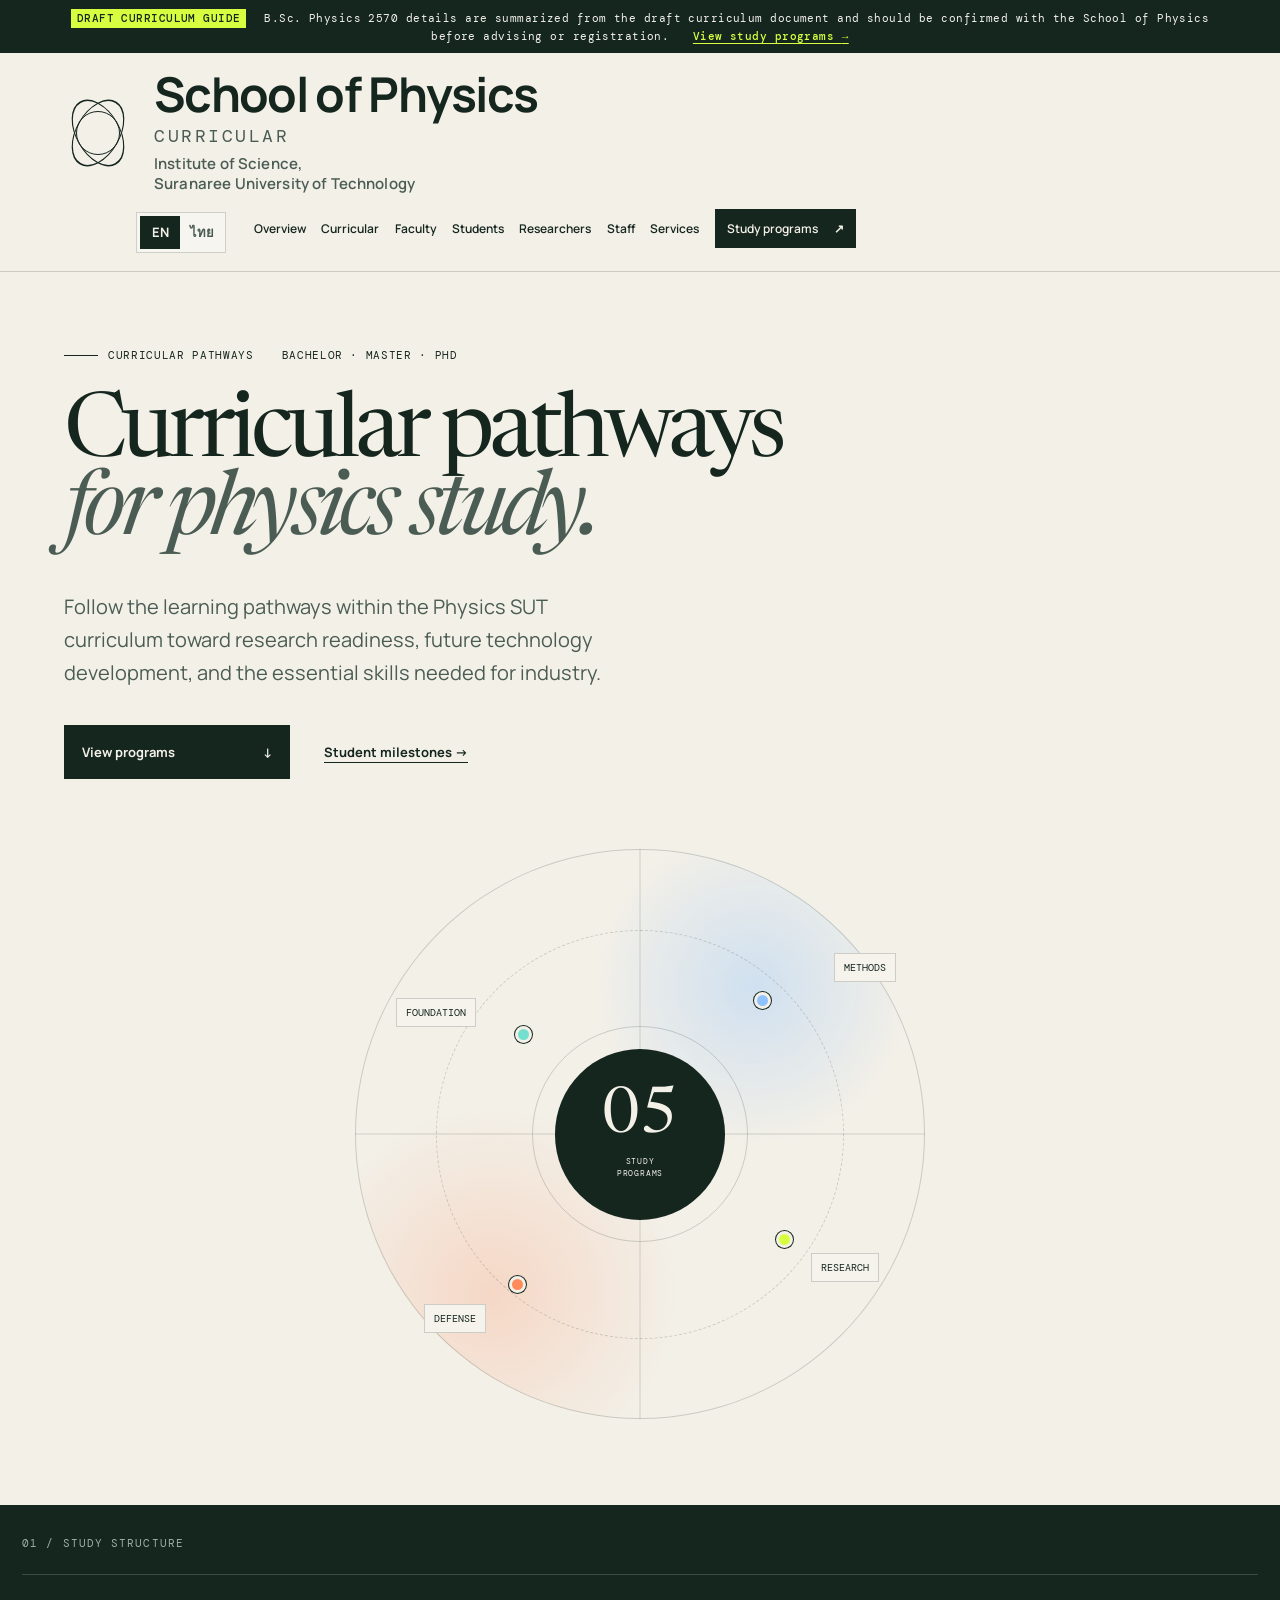
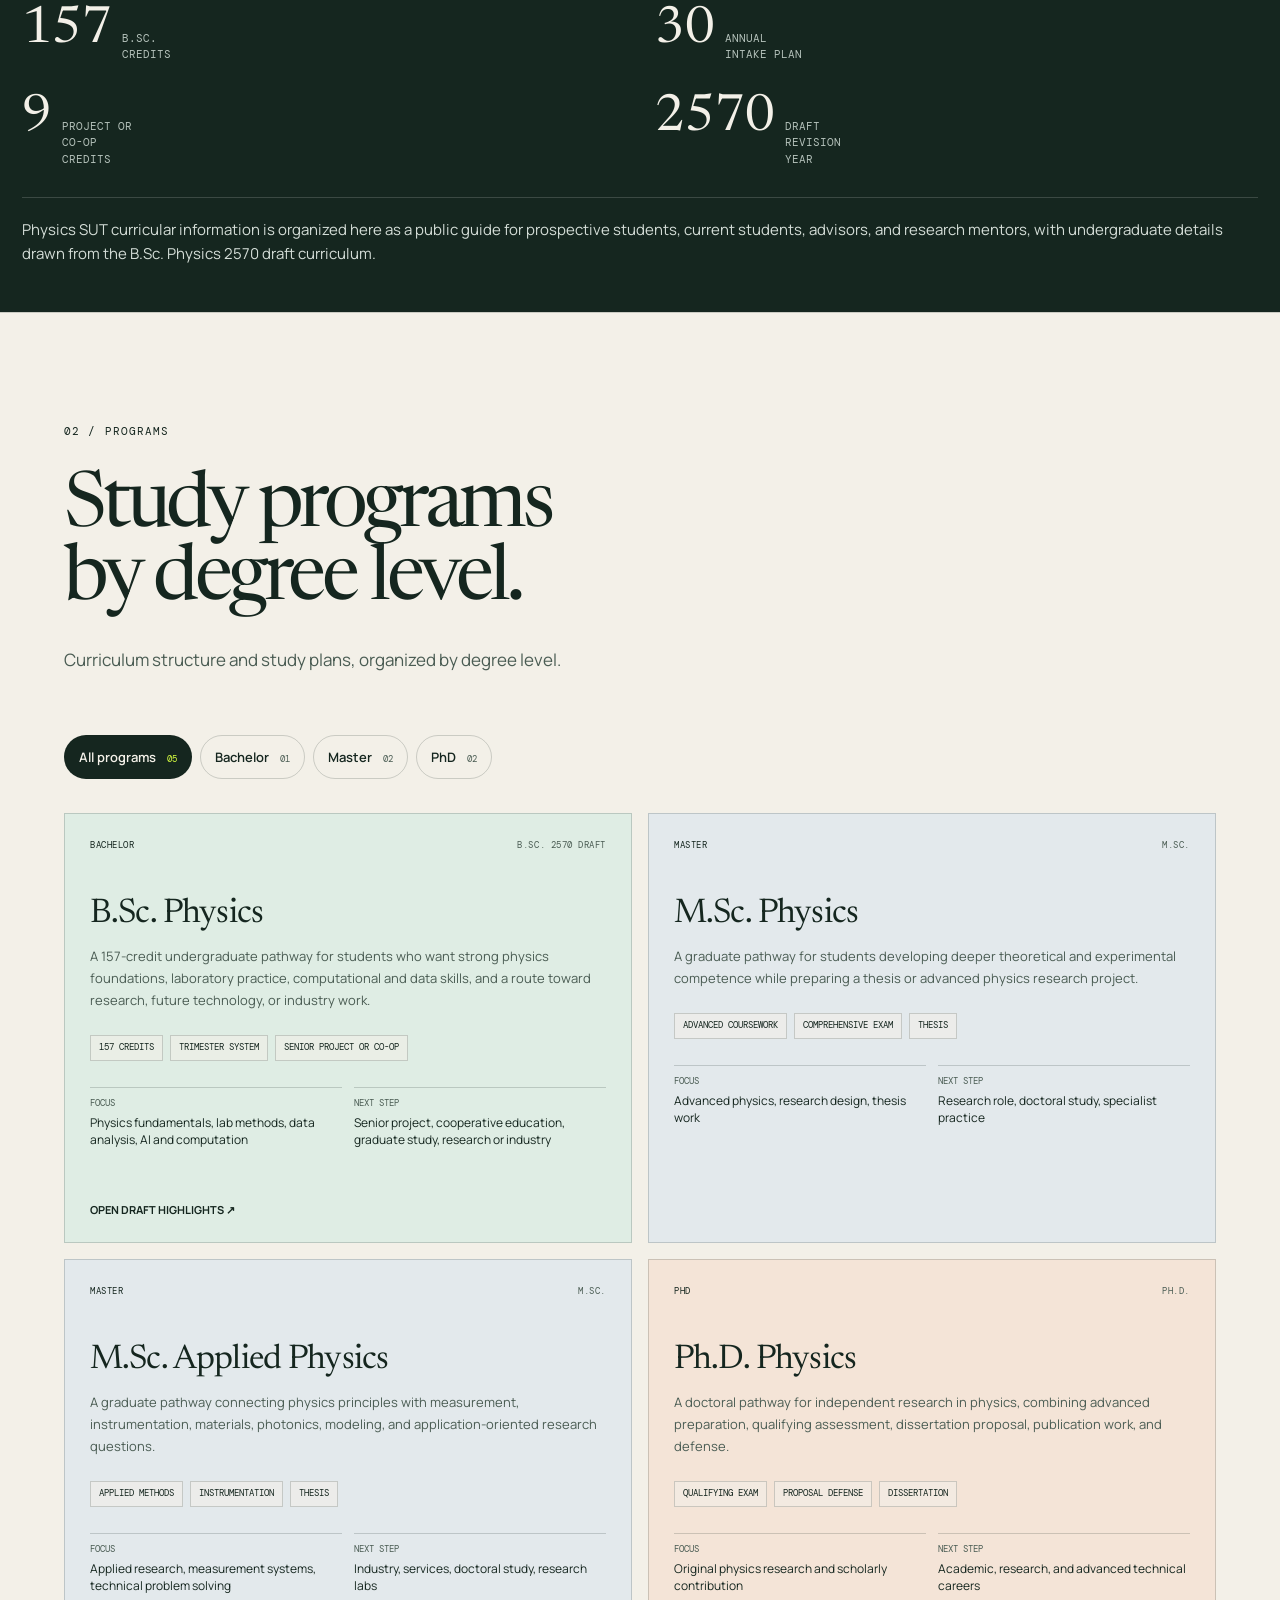
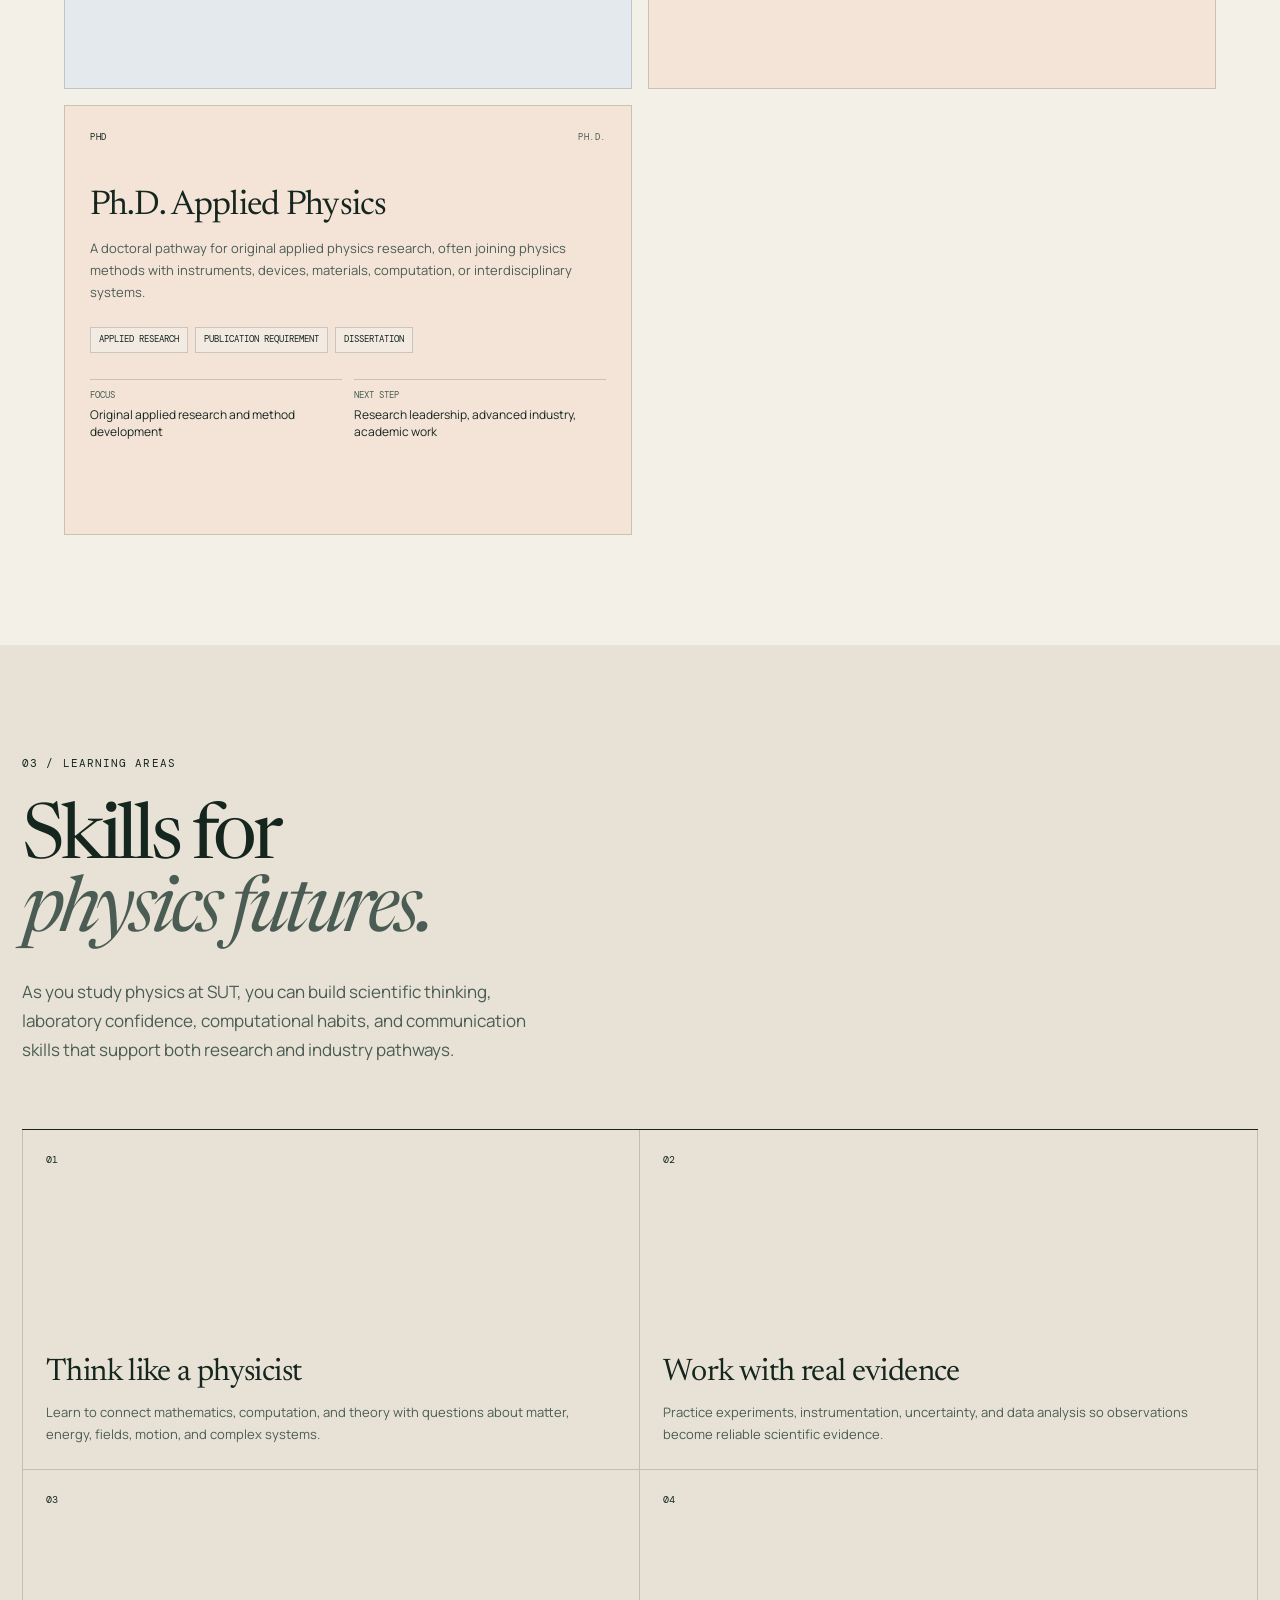
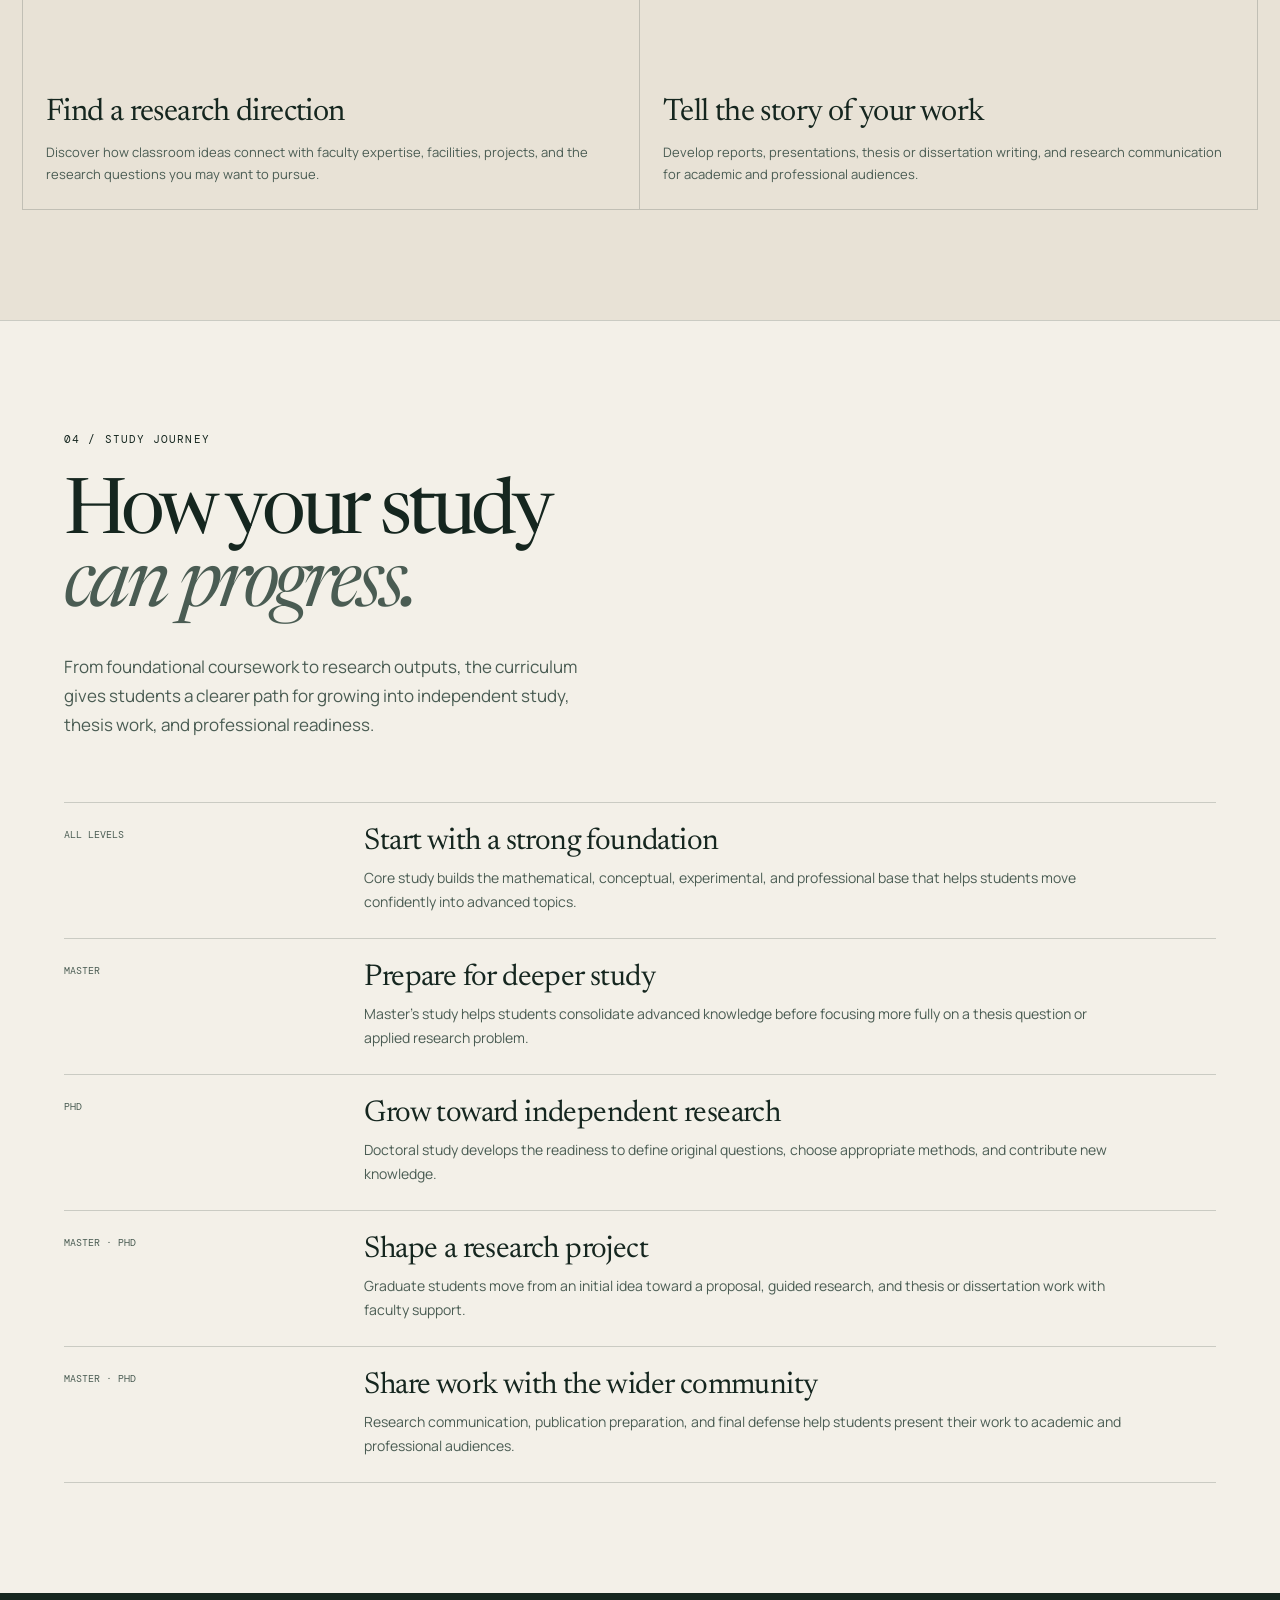
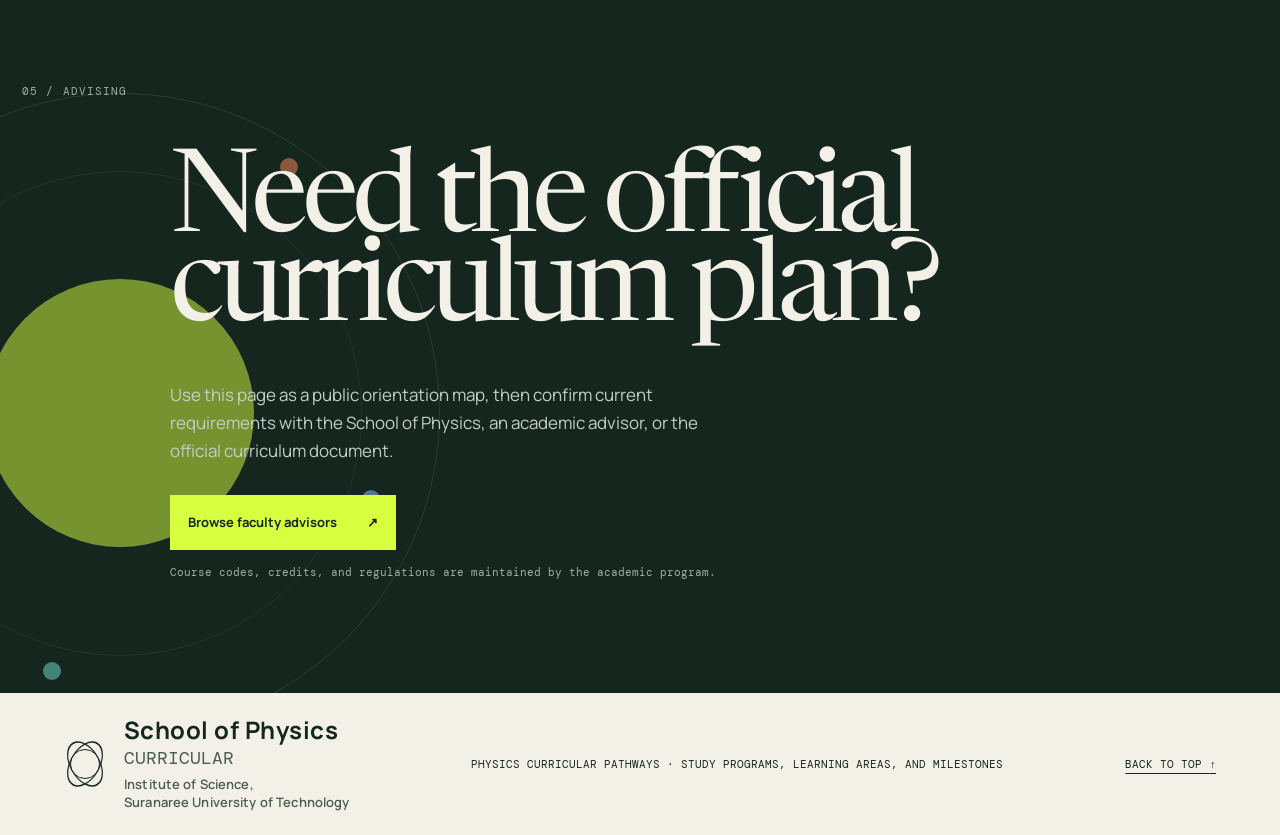
<file: curricular.html>
<!doctype html>
<html lang="en">
  <head>
    <meta charset="UTF-8" />
    <meta name="viewport" content="width=device-width, initial-scale=1.0" />
    <meta name="description" content="Curricular pathways, B.Sc. Physics 2570 draft curriculum highlights, study programs, learning areas, and student milestones for Physics SUT at Suranaree University of Technology." />
    <meta name="keywords" content="Physics SUT curriculum, SUT Physics curriculum, B.Sc. Physics, M.Sc. Physics, Ph.D. Physics, Applied Physics, Suranaree University of Technology Physics" />
    <meta name="author" content="School of Physics, Suranaree University of Technology" />
    <meta name="robots" content="index, follow" />
    <link rel="canonical" href="https://physics-sut-portal.org/curricular.html" />
    <meta property="og:site_name" content="Physics SUT Research Infrastructure" />
    <meta property="og:type" content="website" />
    <meta property="og:title" content="Physics SUT Curricular Pathways" />
    <meta property="og:description" content="Public guide to Physics SUT study programs, B.Sc. Physics 2570 draft curriculum highlights, learning areas, and student progress milestones." />
    <meta property="og:url" content="https://physics-sut-portal.org/curricular.html" />
    <meta name="twitter:card" content="summary" />
    <meta name="twitter:title" content="Physics SUT Curricular Pathways" />
    <meta name="twitter:description" content="Study programs, learning areas, and milestones for Physics SUT students." />
    <title>Physics SUT Curricular Pathways · Bachelor, Master, and PhD Study</title>
    <script type="application/ld+json">
      {
        "@context": "https://schema.org",
        "@type": "CollectionPage",
        "name": "Physics SUT Curricular Pathways",
        "url": "https://physics-sut-portal.org/curricular.html",
        "description": "Public guide to study programs, B.Sc. Physics 2570 draft curriculum highlights, learning areas, and student progress milestones for the School of Physics at Suranaree University of Technology.",
        "isPartOf": {
          "@type": "WebSite",
          "name": "Physics SUT Research Infrastructure",
          "url": "https://physics-sut-portal.org/"
        },
        "about": {
          "@type": "CollegeOrUniversity",
          "name": "School of Physics, Suranaree University of Technology",
          "alternateName": ["Physics SUT", "SUT Physics"]
        }
      }
    </script>
    <link rel="preconnect" href="https://fonts.googleapis.com" />
    <link rel="preconnect" href="https://fonts.gstatic.com" crossorigin />
    <link href="https://fonts.googleapis.com/css2?family=DM+Mono:wght@400;500&family=Manrope:wght@400;500;600;700&family=Newsreader:opsz,wght@6..72,400;6..72,500&display=swap" rel="stylesheet" />
    <link rel="stylesheet" href="styles.css?v=curricular-20260903" />
    <script src="analytics.js" defer></script>
    <script src="public-i18n.js?v=curricular-20260903" defer></script>
    <script src="curricular.js?v=curricular-20260903" defer></script>
  </head>
  <body class="curricular-page">
    <a class="skip-link" href="#main">Skip to main content</a>

    <div class="prototype-note" role="note">
      <span id="public-data-status">Draft curriculum guide</span>
      <span id="public-data-message">B.Sc. Physics 2570 details are summarized from the draft curriculum document and should be confirmed with the School of Physics before advising or registration.</span>
      <a href="#programs">View study programs <span aria-hidden="true">→</span></a>
    </div>

    <header class="site-header">
      <a class="identity" href="index.html" aria-label="Research facilities overview">
        <span class="identity-mark" aria-hidden="true"><i></i><i></i><i></i></span>
        <span class="identity-copy">
          <strong>School of Physics</strong>
          <small>Curricular</small>
          <small class="identity-institute"><span>Institute of Science,</span><span>Suranaree University of Technology</span></small>
        </span>
      </a>

      <button class="menu-toggle" type="button" aria-expanded="false" aria-controls="site-nav"><span>Menu</span><i aria-hidden="true"></i></button>

      <nav id="site-nav" class="site-nav" aria-label="Primary navigation">
        <a href="index.html">Overview</a>
        <a href="curricular.html">Curricular</a>
        <a href="faculty.html">Faculty</a>
        <a href="students.html">Students</a>
        <a href="researchers.html">Researchers</a>
        <a href="staff.html">Staff</a>
        <a href="services.html">Services</a>
        <a class="nav-cta" href="#programs">Study programs <span aria-hidden="true">↗</span></a>
      </nav>
    </header>

    <main id="main">
      <section id="top" class="services-hero curricular-hero" aria-labelledby="curricular-title">
        <div class="services-hero-copy">
          <p class="eyebrow"><span>Curricular pathways</span><span>Bachelor · Master · PhD</span></p>
          <h1 id="curricular-title">Curricular pathways<br /><em>for physics study.</em></h1>
          <p class="hero-intro">Follow the learning pathways within the Physics SUT curriculum toward research readiness, future technology development, and the essential skills needed for industry.</p>
          <div class="hero-actions">
            <a class="button button-primary" href="#programs">View programs <span aria-hidden="true">↓</span></a>
            <a class="text-link" href="#milestones">Student milestones <span aria-hidden="true">→</span></a>
          </div>
        </div>

        <div class="curricular-map" aria-label="Curricular pathway from foundation study to research work">
          <div class="curricular-map-core"><span>05</span><small>study<br />programs</small></div>
          <span class="map-stage stage-foundation">Foundation</span>
          <span class="map-stage stage-method">Methods</span>
          <span class="map-stage stage-research">Research</span>
          <span class="map-stage stage-defense">Defense</span>
          <i class="map-node node-foundation"></i>
          <i class="map-node node-method"></i>
          <i class="map-node node-research"></i>
          <i class="map-node node-defense"></i>
        </div>
      </section>

      <section class="signal-strip services-strip" aria-label="Curricular program summary">
        <p class="section-index">01 / Study structure</p>
        <div class="signal-grid">
          <div><strong>157</strong><span>B.Sc. credits</span></div>
          <div><strong>30</strong><span>annual intake plan</span></div>
          <div><strong>9</strong><span>project or co-op credits</span></div>
          <div><strong>2570</strong><span>draft revision year</span></div>
          <p>Physics SUT curricular information is organized here as a public guide for prospective students, current students, advisors, and research mentors, with undergraduate details drawn from the B.Sc. Physics 2570 draft curriculum.</p>
        </div>
      </section>

      <section id="programs" class="curricular-programs section-shell" aria-labelledby="programs-title">
        <div class="section-heading">
          <p class="section-index">02 / Programs</p>
          <div>
            <h2 id="programs-title">Study programs<br />by degree level.</h2>
            <p>Curriculum structure and study plans, organized by degree level.</p>
          </div>
        </div>

        <div id="curricular-filters" class="filters" role="group" aria-label="Filter curricular programs by degree level">
          <button type="button" class="filter is-active" data-curricular-filter="all" aria-pressed="true">All programs <span>05</span></button>
          <button type="button" class="filter" data-curricular-filter="Bachelor" aria-pressed="false">Bachelor <span>01</span></button>
          <button type="button" class="filter" data-curricular-filter="Master" aria-pressed="false">Master <span>02</span></button>
          <button type="button" class="filter" data-curricular-filter="PhD" aria-pressed="false">PhD <span>02</span></button>
        </div>

        <div class="curricular-grid" aria-live="polite">
          <article class="curricular-card curricular-card-action" data-curricular-level="Bachelor" data-curricular-dialog-open="bsc-curriculum-dialog" role="button" tabindex="0" aria-controls="bsc-curriculum-dialog" aria-haspopup="dialog">
            <div class="service-card-top"><span>Bachelor</span><span>B.Sc. 2570 draft</span></div>
            <h3>B.Sc. Physics</h3>
            <p>A 157-credit undergraduate pathway for students who want strong physics foundations, laboratory practice, computational and data skills, and a route toward research, future technology, or industry work.</p>
            <div class="faculty-tags"><span>157 credits</span><span>Trimester system</span><span>Senior project or co-op</span></div>
            <dl class="service-meta">
              <div><dt>Focus</dt><dd>Physics fundamentals, lab methods, data analysis, AI and computation</dd></div>
              <div><dt>Next step</dt><dd>Senior project, cooperative education, graduate study, research or industry</dd></div>
            </dl>
            <span class="card-action-cue">Open draft highlights <span aria-hidden="true">↗</span></span>
          </article>

          <article class="curricular-card" data-curricular-level="Master">
            <div class="service-card-top"><span>Master</span><span>M.Sc.</span></div>
            <h3>M.Sc. Physics</h3>
            <p>A graduate pathway for students developing deeper theoretical and experimental competence while preparing a thesis or advanced physics research project.</p>
            <div class="faculty-tags"><span>Advanced coursework</span><span>Comprehensive exam</span><span>Thesis</span></div>
            <dl class="service-meta">
              <div><dt>Focus</dt><dd>Advanced physics, research design, thesis work</dd></div>
              <div><dt>Next step</dt><dd>Research role, doctoral study, specialist practice</dd></div>
            </dl>
          </article>

          <article class="curricular-card" data-curricular-level="Master">
            <div class="service-card-top"><span>Master</span><span>M.Sc.</span></div>
            <h3>M.Sc. Applied Physics</h3>
            <p>A graduate pathway connecting physics principles with measurement, instrumentation, materials, photonics, modeling, and application-oriented research questions.</p>
            <div class="faculty-tags"><span>Applied methods</span><span>Instrumentation</span><span>Thesis</span></div>
            <dl class="service-meta">
              <div><dt>Focus</dt><dd>Applied research, measurement systems, technical problem solving</dd></div>
              <div><dt>Next step</dt><dd>Industry, services, doctoral study, research labs</dd></div>
            </dl>
          </article>

          <article class="curricular-card" data-curricular-level="PhD">
            <div class="service-card-top"><span>PhD</span><span>Ph.D.</span></div>
            <h3>Ph.D. Physics</h3>
            <p>A doctoral pathway for independent research in physics, combining advanced preparation, qualifying assessment, dissertation proposal, publication work, and defense.</p>
            <div class="faculty-tags"><span>Qualifying exam</span><span>Proposal defense</span><span>Dissertation</span></div>
            <dl class="service-meta">
              <div><dt>Focus</dt><dd>Original physics research and scholarly contribution</dd></div>
              <div><dt>Next step</dt><dd>Academic, research, and advanced technical careers</dd></div>
            </dl>
          </article>

          <article class="curricular-card" data-curricular-level="PhD">
            <div class="service-card-top"><span>PhD</span><span>Ph.D.</span></div>
            <h3>Ph.D. Applied Physics</h3>
            <p>A doctoral pathway for original applied physics research, often joining physics methods with instruments, devices, materials, computation, or interdisciplinary systems.</p>
            <div class="faculty-tags"><span>Applied research</span><span>Publication requirement</span><span>Dissertation</span></div>
            <dl class="service-meta">
              <div><dt>Focus</dt><dd>Original applied research and method development</dd></div>
              <div><dt>Next step</dt><dd>Research leadership, advanced industry, academic work</dd></div>
            </dl>
          </article>
        </div>

      </section>

      <section id="learning-areas" class="curricular-learning section-shell" aria-labelledby="learning-title">
        <div class="section-heading">
          <p class="section-index">03 / Learning areas</p>
          <div>
            <h2 id="learning-title">Skills for<br /><em>physics futures.</em></h2>
            <p>As you study physics at SUT, you can build scientific thinking, laboratory confidence, computational habits, and communication skills that support both research and industry pathways.</p>
          </div>
        </div>

        <div class="learning-ladder">
          <article><span>01</span><h3>Think like a physicist</h3><p>Learn to connect mathematics, computation, and theory with questions about matter, energy, fields, motion, and complex systems.</p></article>
          <article><span>02</span><h3>Work with real evidence</h3><p>Practice experiments, instrumentation, uncertainty, and data analysis so observations become reliable scientific evidence.</p></article>
          <article><span>03</span><h3>Find a research direction</h3><p>Discover how classroom ideas connect with faculty expertise, facilities, projects, and the research questions you may want to pursue.</p></article>
          <article><span>04</span><h3>Tell the story of your work</h3><p>Develop reports, presentations, thesis or dissertation writing, and research communication for academic and professional audiences.</p></article>
        </div>
      </section>

      <section id="milestones" class="curricular-milestones section-shell" aria-labelledby="milestones-title">
        <div class="section-heading">
          <p class="section-index">04 / Study journey</p>
          <div>
            <h2 id="milestones-title">How your study<br /><em>can progress.</em></h2>
            <p>From foundational coursework to research outputs, the curriculum gives students a clearer path for growing into independent study, thesis work, and professional readiness.</p>
          </div>
        </div>

        <ol class="curricular-timeline">
          <li><span>All levels</span><div><h3>Start with a strong foundation</h3><p>Core study builds the mathematical, conceptual, experimental, and professional base that helps students move confidently into advanced topics.</p></div></li>
          <li><span>Master</span><div><h3>Prepare for deeper study</h3><p>Master's study helps students consolidate advanced knowledge before focusing more fully on a thesis question or applied research problem.</p></div></li>
          <li><span>PhD</span><div><h3>Grow toward independent research</h3><p>Doctoral study develops the readiness to define original questions, choose appropriate methods, and contribute new knowledge.</p></div></li>
          <li><span>Master · PhD</span><div><h3>Shape a research project</h3><p>Graduate students move from an initial idea toward a proposal, guided research, and thesis or dissertation work with faculty support.</p></div></li>
          <li><span>Master · PhD</span><div><h3>Share work with the wider community</h3><p>Research communication, publication preparation, and final defense help students present their work to academic and professional audiences.</p></div></li>
        </ol>
      </section>

      <section id="curricular-contact" class="contact services-contact" aria-labelledby="curricular-contact-title">
        <div class="contact-orbit" aria-hidden="true"><i></i><i></i><i></i></div>
        <p class="section-index">05 / Advising</p>
        <div class="contact-copy">
          <h2 id="curricular-contact-title">Need the official<br />curriculum plan?</h2>
          <p>Use this page as a public orientation map, then confirm current requirements with the School of Physics, an academic advisor, or the official curriculum document.</p>
          <a class="button button-light" href="faculty.html#directory">Browse faculty advisors <span aria-hidden="true">↗</span></a>
          <small>Course codes, credits, and regulations are maintained by the academic program.</small>
        </div>
      </section>
    </main>

    <div id="bsc-curriculum-dialog" class="curricular-modal" role="dialog" aria-modal="true" aria-labelledby="bsc-2570-title" hidden>
      <button class="curricular-modal-backdrop" type="button" tabindex="-1" data-curricular-dialog-close aria-label="Close B.Sc. Physics draft highlights"></button>
      <div class="curricular-modal-panel" tabindex="-1">
        <button class="curricular-modal-close" type="button" data-curricular-dialog-close aria-label="Close B.Sc. Physics draft highlights"><span aria-hidden="true">×</span></button>
        <div class="curricular-bachelor-snapshot" aria-labelledby="bsc-2570-title">
          <div class="snapshot-heading">
            <p class="section-index">B.Sc. Physics / Draft 2570</p>
            <div>
              <h3 id="bsc-2570-title">Undergraduate curriculum<br /><em>at a glance.</em></h3>
              <p>Based on the revised B.Sc. Physics draft curriculum, students move from physics, mathematics, laboratory work, programming, and scientific communication toward specialized electives, senior project or cooperative education, and pathways into research or technology careers.</p>
            </div>
          </div>

          <div class="snapshot-grid" aria-label="B.Sc. Physics 2570 key facts">
            <article><span>Credits</span><strong>157</strong><p>Minimum credits across general education, science core, physics major courses, electives, project or co-op, and free electives.</p></article>
            <article><span>System</span><strong>Trimester</strong><p>Three study terms per academic year: June-September, October-January, and February-May.</p></article>
            <article><span>Study mode</span><strong>On campus</strong><p>Learning uses SUT classrooms, laboratories, library and computing resources, equipment centers, and approved work-integrated sites.</p></article>
            <article><span>Estimated fee</span><strong>41,800</strong><p>Approximate education fee per year in the draft document, with final payment rules confirmed by the university.</p></article>
          </div>

          <div class="curriculum-breakdown">
            <div>
              <h4>Credit structure</h4>
              <p>The undergraduate curriculum combines broad learning with a deep physics spine and room for specialization.</p>
            </div>
            <dl class="breakdown-list">
              <div><dt>General education</dt><dd>30 credits</dd></div>
              <div><dt>Core science</dt><dd>34 credits</dd></div>
              <div><dt>Major required courses</dt><dd>60 credits</dd></div>
              <div><dt>Specialized electives</dt><dd>16 credits</dd></div>
              <div><dt>Senior project or co-op</dt><dd>9 credits</dd></div>
              <div><dt>Free electives</dt><dd>8 credits</dd></div>
            </dl>
          </div>

          <div class="curricular-pathways">
            <article>
              <h4>What students learn to do</h4>
              <ul>
                <li>Use physics principles and mathematical models to explain real phenomena.</li>
                <li>Design experiments, analyze data, quantify uncertainty, and use computational tools.</li>
                <li>Apply physics in advanced areas such as materials, astrophysics, photonics, quantum technology, or medical physics.</li>
                <li>Communicate scientific work clearly and use digital technology and AI responsibly.</li>
              </ul>
            </article>
            <article>
              <h4>Specialized directions</h4>
              <ul>
                <li>Computation, Data and AI</li>
                <li>Waves, Optics and Photonics</li>
                <li>Quantum Information Science and Technology</li>
                <li>Condensed Matter and Materials</li>
                <li>Spectroscopy, Synchrotron, Radiation and Particle Physics</li>
                <li>Interdisciplinary Applied Sciences and Physics Education</li>
              </ul>
            </article>
            <article>
              <h4>Career pathways</h4>
              <ul>
                <li>Researcher, scientist, physicist, or technical specialist in research institutes and laboratories.</li>
                <li>Industry roles in electronics, semiconductors, photonics, telecommunications, sensors, testing, calibration, and quality control.</li>
                <li>Data analyst, modeling or simulation developer, and quantitative analyst in data-intensive organizations.</li>
                <li>Teacher, academic staff, science communicator, media creator, or STEM learning professional.</li>
              </ul>
            </article>
          </div>

          <div class="curricular-note-row">
            <p><strong>Admissions note</strong> Applicants should have completed upper secondary education or an equivalent recognized qualification, with mathematics and science foundations suitable for physics study.</p>
            <p><strong>Source note</strong> This public summary reflects the draft curriculum file dated 13 May 2026; official advising should use the approved curriculum and current university regulations.</p>
          </div>
        </div>
      </div>
    </div>

    <footer class="site-footer">
      <div class="identity identity-footer">
        <span class="identity-mark" aria-hidden="true"><i></i><i></i><i></i></span>
        <span class="identity-copy">
          <strong>School of Physics</strong>
          <small>Curricular</small>
          <small class="identity-institute"><span>Institute of Science,</span><span>Suranaree University of Technology</span></small>
        </span>
      </div>
      <p>Physics curricular pathways · Study programs, learning areas, and milestones</p>
      <a href="#top">Back to top <span aria-hidden="true">↑</span></a>
    </footer>
  </body>
</html>
</file>
<file: styles.css>
:root {
  --ink: #15261f;
  --ink-soft: #4a5c53;
  --paper: #f3f0e8;
  --paper-deep: #e8e2d6;
  --acid: #d7ff3f;
  --aqua: #74dfce;
  --sky: #8fc3ff;
  --orange: #ff8b5b;
  --line: rgba(21, 38, 31, 0.18);
  --mono: "DM Mono", monospace;
  --sans: "Manrope", sans-serif;
  --serif: "Newsreader", serif;
  --max: 1440px;
}

* { box-sizing: border-box; }
html { scroll-behavior: smooth; }
body {
  margin: 0;
  color: var(--ink);
  background: var(--paper);
  font-family: var(--sans);
  -webkit-font-smoothing: antialiased;
  overflow-x: hidden;
}
body[data-language="th"] .hero h1 {
  font-size: clamp(54px, 5.4vw, 80px);
  line-height: 1.22;
  letter-spacing: 0;
}
body[data-language="th"] .hero h1 em {
  line-height: 1.24;
}
body[data-language="th"] .faculty-hero h1,
body[data-language="th"] .services-hero h1,
body[data-language="th"] .faculty-profile-hero h1 {
  font-size: clamp(48px, 5vw, 76px);
  line-height: 1.24;
  letter-spacing: 0;
}
body[data-language="th"] .section-heading h2,
body[data-language="th"] .access h2 {
  font-size: clamp(40px, 4.8vw, 68px);
  line-height: 1.24;
  letter-spacing: 0;
}
body[data-language="th"] .contact h2 {
  font-size: clamp(48px, 6.4vw, 96px);
  line-height: 1.2;
  letter-spacing: 0;
}
body[data-language="th"] .services-coming-soon h3 {
  line-height: 1.2;
  letter-spacing: 0;
}
a { color: inherit; }
button, a { -webkit-tap-highlight-color: transparent; }
button:focus-visible, a:focus-visible { outline: 3px solid #0b62d6; outline-offset: 4px; }

.skip-link {
  position: fixed; left: 1rem; top: 1rem; z-index: 99;
  transform: translateY(-200%); background: white; padding: .75rem 1rem;
}
.skip-link:focus { transform: none; }
.prototype-note {
  min-height: 38px; padding: 9px 5vw; color: #f5f3ec; background: var(--ink);
  text-align: center; font: 400 10px/1.5 var(--mono); letter-spacing: .04em;
}
#public-data-status {
  display: inline-block; margin-right: .65rem; padding: 1px 6px;
  color: var(--ink); background: var(--acid); text-transform: uppercase; font-weight: 500;
}
#public-data-message { color: inherit; background: transparent; text-transform: none; }
.prototype-note > a { margin-left: 1rem; color: var(--acid); font-weight: 500; text-underline-offset: 3px; }

.site-header, .site-footer {
  width: min(100%, var(--max)); margin: 0 auto; padding: 24px clamp(22px, 5vw, 72px);
  display: flex; align-items: center; justify-content: space-between;
}
.site-header {
  position: relative; z-index: 20; border-bottom: 1px solid var(--line);
  display: grid; grid-template-columns: max-content max-content minmax(0, 1fr);
  grid-template-areas: "identity identity identity" "language nav nav";
  align-items: start; justify-content: stretch; column-gap: 28px; row-gap: 10px;
}
.identity { display: inline-flex; align-items: center; gap: 12px; text-decoration: none; }
.identity > span:last-child { display: flex; flex-direction: column; }
.identity strong { font-size: 12px; letter-spacing: .02em; }
.identity small { margin-top: 1px; color: var(--ink-soft); font: 9px var(--mono); text-transform: uppercase; }
.identity-mark { position: relative; width: 42px; height: 42px; display: inline-block; flex: 0 0 auto; }
.identity-mark i { position: absolute; inset: 6px; border: 1px solid currentColor; border-radius: 50%; }
.identity-mark i:nth-child(2) { transform: rotate(60deg) scaleX(1.65); }
.identity-mark i:nth-child(3) { transform: rotate(-60deg) scaleX(1.65); }
.site-nav { display: flex; align-items: center; gap: clamp(18px, 3vw, 42px); }
.site-header .identity { grid-area: identity; }
.site-header .site-nav { grid-area: nav; justify-self: start; align-self: center; }
.site-nav a { font-size: 12px; font-weight: 600; text-decoration: none; }
.site-nav a:not(.nav-cta):hover { text-decoration: underline; text-underline-offset: 5px; }
.nav-cta { padding: 12px 16px; color: var(--paper); background: var(--ink); }
.nav-cta span { margin-left: 14px; }
.language-switch {
  grid-area: language; justify-self: start; margin-left: 90px;
  display: inline-flex; align-items: center; gap: 2px; padding: 3px;
  border: 1px solid var(--line); background: rgba(255,255,255,.34);
}
.language-switch button {
  min-width: 40px; min-height: 32px; padding: 6px 8px; border: 0;
  color: var(--ink-soft); background: transparent; cursor: pointer; font: 700 11px/1 var(--sans);
}
.language-switch button.is-active { color: var(--paper); background: var(--ink); }
.menu-toggle { display: none; grid-area: menu; }

.hero {
  width: min(100%, var(--max)); min-height: 750px; margin: 0 auto;
  display: grid; grid-template-columns: 1.04fr .96fr; align-items: center;
  padding: clamp(70px, 9vw, 130px) clamp(22px, 5vw, 72px) 80px; overflow: hidden;
}
.eyebrow { margin: 0 0 34px; display: flex; gap: 28px; font: 10px var(--mono); text-transform: uppercase; letter-spacing: .06em; }
.eyebrow span:first-child::before { content: ""; display: inline-block; width: 34px; height: 1px; margin: 0 10px 3px 0; background: var(--ink); }
.hero h1, .section-heading h2, .access h2, .contact h2 {
  margin: 0; font-family: var(--serif); font-weight: 400; letter-spacing: -.055em;
}
.hero h1 { max-width: 720px; font-size: clamp(62px, 7.4vw, 116px); line-height: .83; }
.hero h1 em, .section-heading h2 em, .access h2 em { color: var(--ink-soft); font-weight: 400; }
.hero-intro { max-width: 570px; margin: 38px 0 0; font-size: clamp(16px, 1.6vw, 20px); line-height: 1.65; color: var(--ink-soft); }
.hero-actions { display: flex; align-items: center; gap: 34px; margin-top: 36px; }
.button { display: inline-flex; align-items: center; justify-content: space-between; min-width: 226px; padding: 17px 18px; text-decoration: none; font-size: 12px; font-weight: 700; }
.button-primary { color: var(--paper); background: var(--ink); }
.button-primary:hover { background: #263e34; }
.text-link { font-size: 12px; font-weight: 700; text-underline-offset: 5px; }

.hero-instrument { position: relative; justify-self: end; width: min(44vw, 590px); aspect-ratio: 1; }
.scope-ring, .crosshair { position: absolute; pointer-events: none; }
.scope-ring { border: 1px solid var(--line); border-radius: 50%; }
.ring-outer { inset: 0; animation: slow-spin 30s linear infinite; }
.ring-outer::before, .ring-outer::after { content: ""; position: absolute; width: 9px; height: 9px; border-radius: 50%; background: var(--ink); }
.ring-outer::before { left: 50%; top: -5px; }.ring-outer::after { left: 50%; bottom: -5px; }
.ring-middle { inset: 13%; border-style: dashed; }
.ring-inner { inset: 28%; background: var(--acid); border-color: var(--ink); box-shadow: 0 0 0 15px rgba(215,255,63,.13); }
.crosshair-x { left: 0; right: 0; top: 50%; height: 1px; background: var(--line); }
.crosshair-y { top: 0; bottom: 0; left: 50%; width: 1px; background: var(--line); }
.scope-core { position: absolute; inset: 35%; z-index: 2; display: flex; flex-direction: column; justify-content: center; align-items: center; border-radius: 50%; color: var(--paper); background: var(--ink); }
.scope-core span { font: 500 clamp(42px, 5vw, 76px)/.85 var(--serif); }
.scope-core small { margin-top: 12px; text-align: center; font: 8px/1.5 var(--mono); text-transform: uppercase; letter-spacing: .1em; }
.scope-label { position: absolute; z-index: 3; padding: 6px 8px; background: var(--paper); font: 9px var(--mono); text-transform: uppercase; }
.scope-label span { font-weight: 500; }.label-a { left: 4%; top: 23%; }.label-b { right: 0; top: 45%; }.label-c { left: 11%; bottom: 13%; }
.orbit-dot { position: absolute; z-index: 4; width: 14px; height: 14px; border: 3px solid var(--paper); border-radius: 50%; background: var(--orange); }
.dot-a { left: 21%; top: 15%; }.dot-b { right: 8%; bottom: 28%; background: var(--sky); }.dot-c { left: 15%; bottom: 25%; width: 9px; height: 9px; background: var(--aqua); }

.signal-strip { color: var(--paper); background: var(--ink); padding: 30px max(22px, calc((100vw - var(--max)) / 2 + clamp(22px, 5vw, 72px))) 46px; }
.section-index { margin: 0; font: 9px var(--mono); text-transform: uppercase; letter-spacing: .1em; }
.signal-strip .section-index { padding-bottom: 22px; color: #9fb0a7; border-bottom: 1px solid rgba(255,255,255,.16); }
.signal-grid { display: grid; grid-template-columns: repeat(3, 1fr) 1.8fr; gap: 30px; align-items: end; padding-top: 30px; }
.signal-grid div { display: flex; align-items: baseline; gap: 10px; }
.signal-grid strong { font: 400 clamp(34px, 4vw, 58px)/1 var(--serif); }
.signal-grid span { max-width: 80px; color: #b4c1ba; font: 9px/1.5 var(--mono); text-transform: uppercase; }
.signal-grid > p { margin: 0; color: #d4ddd7; font-size: 14px; line-height: 1.6; }
.faculty-profile-hero + .signal-strip .signal-grid { grid-template-columns: repeat(4, 1fr) 1.6fr; }

.section-shell { width: min(100%, var(--max)); margin: 0 auto; padding: 110px clamp(22px, 5vw, 72px); }
.section-heading { display: grid; grid-template-columns: .38fr 1fr; gap: 30px; align-items: start; }
.section-heading h2, .access h2 { font-size: clamp(48px, 6vw, 82px); line-height: .95; }
.section-heading > div > p { max-width: 540px; margin: 28px 0 0; color: var(--ink-soft); font-size: 16px; line-height: 1.7; }

.spectrum { position: relative; display: grid; grid-template-columns: repeat(4, 1fr); margin-top: 86px; border-top: 1px solid var(--ink); }
.spectrum-axis { position: absolute; left: 0; right: 0; top: -27px; display: flex; justify-content: space-between; color: var(--ink-soft); font: 9px var(--mono); text-transform: uppercase; }
.spectrum-item { min-height: 430px; padding: 20px; border-right: 1px solid var(--line); display: flex; flex-direction: column; }
.spectrum-item:first-of-type { border-left: 1px solid var(--line); }
.spectrum-item-1 { background: rgba(116,223,206,.18); }.spectrum-item-2 { background: rgba(143,195,255,.18); }.spectrum-item-3 { background: rgba(255,139,91,.15); }.spectrum-item-4 { background: rgba(215,255,63,.18); }
.spectrum-number { font: 9px var(--mono); }
.spectrum-glyph { position: relative; height: 190px; margin: 20px 0 28px; }
.spectrum-item h3 { margin: auto 0 8px; font: 400 34px var(--serif); }
.spectrum-item p { margin: 0; color: var(--ink-soft); font-size: 12px; line-height: 1.6; }
.glyph-wave { display: flex; align-items: center; justify-content: center; gap: 10px; }
.glyph-wave i { width: 10px; height: 10px; border-radius: 50%; background: var(--ink); animation: pulse 1.8s ease-in-out infinite; }
.glyph-wave i:nth-child(2) { width: 18px; height: 18px; animation-delay: .15s; }.glyph-wave i:nth-child(3) { width: 35px; height: 35px; animation-delay: .3s; }.glyph-wave i:nth-child(4) { width: 18px; height: 18px; animation-delay: .45s; }.glyph-wave i:nth-child(5) { animation-delay: .6s; }
.glyph-layers i { position: absolute; left: 18%; right: 18%; height: 50px; border: 1px solid var(--ink); transform: skewY(-8deg); }
.glyph-layers i:nth-child(1) { top: 25px; background: var(--sky); }.glyph-layers i:nth-child(2) { top: 70px; background: var(--paper); }.glyph-layers i:nth-child(3) { top: 115px; background: var(--ink); }
.glyph-pulse::before, .glyph-pulse::after { content: ""; position: absolute; border-radius: 50%; border: 1px solid var(--ink); inset: 22%; }
.glyph-pulse::after { inset: 37%; background: var(--orange); }.glyph-pulse i { position: absolute; left: 8%; right: 8%; top: 50%; z-index: 2; height: 1px; background: var(--ink); transform: rotate(-18deg); }
.glyph-grid { background-image: radial-gradient(var(--ink) 1.6px, transparent 1.6px); background-size: 20px 20px; mask-image: radial-gradient(circle, #000 30%, transparent 70%); }

.facilities { border-top: 1px solid var(--line); }
.public-facility-grid { display: grid; grid-template-columns: repeat(3, 1fr); gap: 16px; margin-top: 62px; }
.public-facility-card { min-width: 0; min-height: 430px; padding: 25px; display: flex; flex-direction: column; background: color-mix(in srgb, var(--facility-bg) 23%, var(--paper)); border: 1px solid var(--line); overflow: hidden; }
.facility-map-visual { position: relative; height: 150px; margin: -25px -25px 24px; background: var(--facility-bg, var(--aqua)); overflow: hidden; }
.facility-map-visual::before, .facility-map-visual::after { content: ""; position: absolute; border: 1px solid var(--ink); border-radius: 50%; }
.facility-map-visual::before { width: 180px; height: 180px; right: -42px; top: -62px; box-shadow: 0 0 0 22px rgba(255,255,255,.15); }
.facility-map-visual::after { width: 86px; height: 86px; left: 25px; bottom: 22px; background: rgba(243,240,232,.45); }
.facility-map-visual span { position: absolute; z-index: 2; left: 24px; top: 21px; font: 500 13px var(--mono); }
.facility-map-visual i { position: absolute; z-index: 2; width: 9px; height: 9px; border-radius: 50%; background: var(--ink); }
.facility-map-visual i:nth-child(2) { right: 25%; top: 28%; }
.facility-map-visual i:nth-child(3) { right: 17%; bottom: 28%; background: var(--paper); border: 1px solid var(--ink); }
.facility-map-visual i:nth-child(4) { left: 45%; bottom: 18%; width: 14px; height: 14px; background: var(--orange); }
.facility-map-meta { display: flex; justify-content: space-between; gap: 20px; color: var(--ink-soft); font: 9px var(--mono); text-transform: uppercase; letter-spacing: .05em; }
.public-facility-card h3 { margin: 21px 0 10px; font: 400 31px/1.05 var(--serif); letter-spacing: -.025em; }
.public-facility-card p { margin: 0; color: var(--ink-soft); font-size: 13px; line-height: 1.65; }
.facility-capabilities { display: flex; flex-wrap: wrap; gap: 7px; margin-top: 22px; }
.facility-capabilities span { padding: 6px 8px; border: 1px solid var(--line); background: rgba(243,240,232,.45); font: 9px/1.3 var(--mono); text-transform: uppercase; }
.facility-map-foot { margin-top: auto; padding-top: 22px; display: flex; justify-content: space-between; gap: 24px; border-top: 1px solid var(--line); font: 9px/1.45 var(--mono); text-transform: uppercase; }
.facility-map-foot strong { font: 400 32px/1 var(--serif); }
.facility-map-foot b { font-family: var(--sans); font-size: 11px; text-transform: none; }

.equipment { background: var(--paper-deep); max-width: none; padding-left: max(22px, calc((100vw - var(--max)) / 2 + clamp(22px, 5vw, 72px))); padding-right: max(22px, calc((100vw - var(--max)) / 2 + clamp(22px, 5vw, 72px))); }
.filters { display: flex; flex-wrap: wrap; gap: 8px; margin: 60px 0 26px; }
.filter { padding: 11px 14px; border: 1px solid var(--line); border-radius: 99px; color: var(--ink); background: transparent; cursor: pointer; font: 600 11px var(--sans); }
.filter span { margin-left: 8px; color: var(--ink-soft); font: 9px var(--mono); }
.filter:hover, .filter.is-active { color: var(--paper); background: var(--ink); }.filter.is-active span { color: var(--acid); }
.equipment-grid { width: 100%; display: grid; grid-template-columns: repeat(3, calc((100% - 32px) / 3)); grid-auto-rows: auto; gap: 16px; align-items: start; justify-items: stretch; }
.equipment-card { position: relative; width: 100%; min-width: 0; max-width: none; height: fit-content; justify-self: stretch; padding: 25px; display: flex; flex-direction: column; background: var(--paper); overflow: visible; transition: transform .25s ease, opacity .25s ease; }
.equipment-card[hidden] { display: none; }
.equipment-card:hover { transform: translateY(-4px); }
.card-top { display: flex; justify-content: space-between; font: 9px var(--mono); text-transform: uppercase; letter-spacing: .06em; }
.card-top span:last-child { padding: 4px 6px; border: 1px solid var(--line); }
.equipment-visual { position: relative; height: 220px; margin: 20px -25px 0; overflow: hidden; background: var(--visual-bg, var(--aqua)); }
.equipment-visual svg { width: 100%; height: 100%; }
.equipment-feature-photo { width: 100%; height: 100%; padding: 10px; object-fit: contain; background: color-mix(in srgb, var(--visual-bg) 22%, #ece9e1); }
.equipment-icon { position: absolute; z-index: 3; right: 16px; top: 16px; width: 48px; height: 48px; display: grid; place-items: center; border: 1px solid var(--ink); border-radius: 50%; color: var(--ink); background: rgba(243,240,232,.9); backdrop-filter: blur(4px); }
.equipment-icon svg { width: 27px; height: 27px; fill: none; stroke: currentColor; stroke-width: 1.5; }
.public-gallery { display: grid; grid-template-columns: repeat(5, minmax(0, 1fr)); gap: 5px; margin-top: 7px; }
.public-gallery.is-empty { display: none; }
.public-gallery button { display: block; min-width: 0; padding: 0; border: 0; background: transparent; cursor: zoom-in; }
.public-gallery img { display: block; width: 100%; aspect-ratio: 1; object-fit: cover; border: 1px solid var(--line); }
.public-gallery button:hover img, .public-gallery button:focus-visible img { border-color: var(--ink); }
.public-empty { grid-column: 1 / -1; padding: 70px 25px; text-align: center; border: 1px solid var(--line); background: var(--paper); }
.public-empty h3 { margin: 0 0 8px; font: 400 30px var(--serif); }
.public-empty p { margin: 0; color: var(--ink-soft); font-size: 14px; }
.equipment-card h3 { margin: 22px 0 10px; overflow-wrap: anywhere; font: 400 28px/1.08 var(--serif); }
.equipment-card > p { max-width: 460px; margin: 0; overflow-wrap: anywhere; color: var(--ink-soft); font-size: 12px; line-height: 1.65; }
.equipment-meta { display: flex; justify-content: space-between; gap: 16px; margin-top: 24px; padding-top: 14px; border-top: 1px solid var(--line); font: 9px/1.4 var(--mono); text-transform: uppercase; }
.equipment-meta span { min-width: 0; overflow-wrap: anywhere; }

.access { display: grid; grid-template-columns: 1fr 1fr; gap: 9vw; }
.access-intro > p:not(.section-index) { max-width: 530px; margin: 30px 0 0; color: var(--ink-soft); line-height: 1.75; }
.access-intro h2 { margin-top: 42px; }
.access-steps { margin: 46px 0 0; padding: 0; list-style: none; border-top: 1px solid var(--ink); }
.access-steps li { display: grid; grid-template-columns: 60px 1fr; gap: 25px; padding: 28px 0; border-bottom: 1px solid var(--line); }
.access-steps li > span { font: 10px var(--mono); }
.access-steps h3 { margin: 0 0 8px; font: 400 25px var(--serif); }.access-steps p { margin: 0; color: var(--ink-soft); font-size: 12px; line-height: 1.6; }

.contact { position: relative; min-height: 700px; padding: 90px max(22px, calc((100vw - var(--max)) / 2 + clamp(22px, 5vw, 72px))); color: var(--paper); background: var(--ink); overflow: hidden; }
.contact .section-index { color: #9fb0a7; }
.contact-copy { position: relative; z-index: 2; margin-left: 30%; padding-top: 60px; }
.contact h2 { font-size: clamp(64px, 9vw, 140px); line-height: .78; }
.contact h2 em { color: #c3cec8; font-weight: 400; }
.contact-copy p { max-width: 540px; margin: 42px 0 30px; color: #c3cec8; line-height: 1.65; }
.button-light { color: var(--ink); background: var(--acid); }.button-light:hover { background: white; }
.button-light { border: 0; cursor: pointer; }
.contact-copy small { display: block; margin-top: 14px; color: #9fb0a7; font: 9px var(--mono); }
.contact-orbit { position: absolute; width: 640px; height: 640px; left: -200px; top: 100px; border: 1px solid rgba(255,255,255,.2); border-radius: 50%; }
.contact-orbit::before, .contact-orbit::after { content: ""; position: absolute; border: 1px solid rgba(255,255,255,.12); border-radius: 50%; }.contact-orbit::before { inset: 12%; }.contact-orbit::after { inset: 29%; background: var(--acid); }
.contact-orbit i { position: absolute; z-index: 2; width: 18px; height: 18px; border-radius: 50%; background: var(--orange); left: 75%; top: 10%; }
.contact-orbit i:nth-child(2) { left: 88%; top: 62%; background: var(--sky); }.contact-orbit i:nth-child(3) { left: 38%; top: 89%; background: var(--aqua); }
.site-footer { min-height: 130px; }.site-footer p, .site-footer > a { font: 9px var(--mono); text-transform: uppercase; }.site-footer > a { text-underline-offset: 5px; }

.services-hero {
  width: min(100%, var(--max)); min-height: 700px; margin: 0 auto;
  display: grid; grid-template-columns: 1.05fr .95fr; align-items: center; gap: 42px;
  padding: clamp(70px, 9vw, 124px) clamp(22px, 5vw, 72px) 86px; overflow: hidden;
}
.services-hero-copy { min-width: 0; max-width: 100%; }
.services-hero h1 {
  max-width: 850px; margin: 0; font: 400 clamp(58px, 7vw, 108px)/.86 var(--serif);
  letter-spacing: -.055em;
}
.services-hero h1 em { color: var(--ink-soft); font-weight: 400; }
.services-orbit {
  position: relative; justify-self: end; width: min(43vw, 590px); aspect-ratio: 1;
  border: 1px solid var(--line); border-radius: 50%;
  background:
    radial-gradient(circle at 50% 50%, rgba(215,255,63,.45) 0 18%, transparent 18.5%),
    radial-gradient(circle at 24% 70%, rgba(116,223,206,.3), transparent 29%),
    radial-gradient(circle at 78% 24%, rgba(255,139,91,.22), transparent 24%);
}
.services-orbit::before,
.services-orbit::after { content: ""; position: absolute; border: 1px dashed var(--line); border-radius: 50%; }
.services-orbit::before { inset: 14%; animation: slow-spin 34s linear infinite; }
.services-orbit::after { inset: 31%; border-style: solid; animation: slow-spin 24s linear infinite reverse; }
.service-core {
  position: absolute; inset: 34%; z-index: 2; display: flex; flex-direction: column; align-items: center; justify-content: center;
  border-radius: 50%; color: var(--paper); background: var(--ink);
}
.service-core span { font: 400 clamp(40px, 5vw, 74px)/.86 var(--serif); }
.service-core small { margin-top: 10px; text-align: center; font: 8px/1.45 var(--mono); text-transform: uppercase; letter-spacing: .1em; }
.service-pulse {
  position: absolute; z-index: 3; width: 18px; height: 18px; border: 3px solid var(--paper);
  border-radius: 50%; background: var(--orange); animation: service-pulse 2.7s ease-in-out infinite;
}
.pulse-a { left: 20%; top: 18%; }
.pulse-b { right: 12%; top: 32%; background: var(--sky); animation-delay: .35s; }
.pulse-c { right: 24%; bottom: 18%; background: var(--aqua); animation-delay: .7s; }
.pulse-d { left: 16%; bottom: 28%; width: 12px; height: 12px; background: var(--acid); animation-delay: 1.05s; }
.services-strip .signal-grid { grid-template-columns: repeat(4, 1fr) 1.4fr; }
.researchers-page .services-strip .signal-grid { grid-template-columns: repeat(5, 1fr) 1.2fr; }
.services-directory { border-top: 1px solid var(--line); }
.services-grid { display: grid; grid-template-columns: repeat(3, minmax(0, 1fr)); gap: 16px; margin-top: 28px; }
.service-card {
  min-width: 0; min-height: 480px; padding: 25px; display: flex; flex-direction: column;
  border: 1px solid var(--line); background: var(--paper); overflow: hidden;
}
.service-card-photo {
  width: calc(100% + 50px); height: 190px; margin: -25px -25px 22px;
  display: block; object-fit: cover; border-bottom: 1px solid var(--line); background: #e6e0d4;
}
.service-card-top { display: flex; align-items: center; justify-content: space-between; gap: 16px; color: var(--ink-soft); font: 9px var(--mono); text-transform: uppercase; letter-spacing: .06em; }
.service-card-top span:first-child { color: var(--ink); }
.service-card h3 { margin: 46px 0 13px; font: 400 34px/1.02 var(--serif); letter-spacing: -.025em; overflow-wrap: anywhere; }
.service-card-photo + .service-card-top + h3 { margin-top: 26px; }
.service-card p { margin: 0; color: var(--ink-soft); font-size: 13px; line-height: 1.7; overflow-wrap: anywhere; }
.service-detail { margin-top: 13px !important; padding-top: 13px; border-top: 1px solid var(--line); }
.service-meta { margin: 26px 0 0; display: grid; grid-template-columns: repeat(2, minmax(0, 1fr)); gap: 12px; }
.service-meta div { min-width: 0; padding-top: 9px; border-top: 1px solid var(--line); }
.service-meta dt { color: var(--ink-soft); font: 9px/1.4 var(--mono); text-transform: uppercase; }
.service-meta dd { margin: 4px 0 0; font-size: 12px; line-height: 1.45; overflow-wrap: anywhere; }
.service-card-foot {
  margin-top: auto; padding-top: 20px; display: flex; align-items: end; justify-content: space-between; gap: 20px;
  border-top: 1px solid var(--line); font: 9px/1.45 var(--mono); text-transform: uppercase;
}
.service-card-foot b { font: 600 12px/1.35 var(--sans); text-transform: none; }
.student-select-filters { display: grid; grid-template-columns: repeat(4, minmax(0, 1fr)); gap: 12px; margin: 0 0 24px; }
.student-select-filters label { display: grid; gap: 7px; color: var(--ink-soft); font: 9px var(--mono); text-transform: uppercase; }
.student-select-filters select { min-height: 42px; padding: 0 12px; color: var(--ink); border: 1px solid var(--line); background: var(--paper); font: 12px var(--sans); }
.researchers-page .student-select-filters { grid-template-columns: repeat(3, minmax(0, 1fr)); }
.student-public-card { min-height: 430px; }
.student-public-photo {
  width: 92px; height: 92px; margin-bottom: 22px; display: block;
  border: 1px solid var(--line); border-radius: 50%; object-fit: cover; background: #edf0e8;
}
.student-public-card .faculty-tags { margin-bottom: 24px; }
.curricular-map {
  position: relative; justify-self: end; width: min(43vw, 590px); aspect-ratio: 1;
  border: 1px solid var(--line); border-radius: 50%;
  background:
    linear-gradient(90deg, transparent 49.85%, rgba(21,38,31,.2) 50%, transparent 50.15%),
    linear-gradient(0deg, transparent 49.85%, rgba(21,38,31,.2) 50%, transparent 50.15%),
    radial-gradient(circle at 70% 24%, rgba(143,195,255,.35), transparent 27%),
    radial-gradient(circle at 24% 78%, rgba(255,139,91,.24), transparent 30%),
    radial-gradient(circle at 50% 50%, rgba(215,255,63,.42) 0 18%, transparent 18.5%);
}
.curricular-map::before,
.curricular-map::after {
  content: ""; position: absolute; border: 1px dashed var(--line); border-radius: 50%;
}
.curricular-map::before { inset: 14%; animation: slow-spin 34s linear infinite; }
.curricular-map::after { inset: 31%; border-style: solid; }
.curricular-map-core {
  position: absolute; inset: 35%; z-index: 2; display: flex; flex-direction: column;
  align-items: center; justify-content: center; border-radius: 50%; color: var(--paper); background: var(--ink);
}
.curricular-map-core span { font: 400 clamp(42px, 5vw, 76px)/.85 var(--serif); }
.curricular-map-core small {
  margin-top: 12px; text-align: center; font: 8px/1.45 var(--mono);
  text-transform: uppercase; letter-spacing: .1em;
}
.map-stage {
  position: absolute; z-index: 3; padding: 7px 9px; border: 1px solid var(--line);
  background: color-mix(in srgb, var(--paper) 82%, white); font: 10px var(--mono); text-transform: uppercase;
}
.stage-foundation { left: 7%; top: 26%; }
.stage-method { right: 5%; top: 18%; }
.stage-research { right: 8%; bottom: 24%; }
.stage-defense { left: 12%; bottom: 15%; }
.map-node {
  position: absolute; z-index: 4; width: 17px; height: 17px; border: 3px solid var(--paper);
  border-radius: 50%; background: var(--orange); box-shadow: 0 0 0 1px var(--ink);
}
.node-foundation { left: 28%; top: 31%; background: var(--aqua); }
.node-method { right: 27%; top: 25%; background: var(--sky); }
.node-research { right: 23%; bottom: 30%; background: var(--acid); }
.node-defense { left: 27%; bottom: 22%; background: var(--orange); }
.curricular-programs { border-top: 1px solid var(--line); }
.curricular-grid {
  display: grid; grid-template-columns: repeat(3, minmax(0, 1fr)); gap: 16px; margin-top: 34px;
}
.curricular-card {
  min-width: 0; min-height: 430px; padding: 25px; display: flex; flex-direction: column;
  border: 1px solid var(--line); background: var(--paper); overflow: hidden;
}
.curricular-card[hidden] { display: none; }
.curricular-card:nth-child(1) { background: color-mix(in srgb, var(--aqua) 16%, var(--paper)); }
.curricular-card:nth-child(2),
.curricular-card:nth-child(3) { background: color-mix(in srgb, var(--sky) 16%, var(--paper)); }
.curricular-card:nth-child(4),
.curricular-card:nth-child(5) { background: color-mix(in srgb, var(--orange) 12%, var(--paper)); }
.curricular-card h3 {
  margin: 46px 0 13px; font: 400 34px/1.02 var(--serif);
  letter-spacing: -.025em; overflow-wrap: anywhere;
}
.curricular-card p { margin: 0; color: var(--ink-soft); font-size: 13px; line-height: 1.7; overflow-wrap: anywhere; }
.curricular-card-action {
  cursor: pointer; transition: transform .18s ease, border-color .18s ease, box-shadow .18s ease;
}
.curricular-card-action:hover {
  transform: translateY(-4px); border-color: var(--ink); box-shadow: 0 18px 38px rgba(21,38,31,.08);
}
.curricular-card-action:focus-visible {
  outline: 3px solid #0b62d6; outline-offset: 4px; border-color: var(--ink);
}
.card-action-cue {
  margin-top: auto; padding-top: 24px; color: var(--ink);
  font: 700 11px/1.4 var(--sans); text-transform: uppercase;
}
body.has-curricular-modal { overflow: hidden; }
.curricular-modal[hidden] { display: none; }
.curricular-modal {
  position: fixed; inset: 0; z-index: 1000; display: grid; place-items: center;
  padding: clamp(14px, 3vw, 36px);
}
.curricular-modal-backdrop {
  position: absolute; inset: 0; width: 100%; height: 100%; padding: 0; border: 0;
  background: rgba(14, 28, 22, .72); cursor: zoom-out;
}
.curricular-modal-panel {
  position: relative; z-index: 1; width: min(1180px, 100%); max-height: min(86vh, 900px);
  overflow: auto; background: var(--paper-deep); border: 1px solid rgba(255,255,255,.28);
  box-shadow: 0 30px 80px rgba(0,0,0,.28);
}
.curricular-modal-panel:focus-visible { outline: 3px solid #d7ff3f; outline-offset: 4px; }
.curricular-modal-close {
  position: sticky; top: 14px; z-index: 3; float: right; width: 44px; height: 44px; margin: 14px 14px 0 0;
  display: grid; place-items: center; border: 1px solid var(--line); color: var(--paper);
  background: var(--ink); cursor: pointer;
}
.curricular-modal-close span { font-size: 26px; line-height: 1; transform: translateY(-1px); }
.curricular-bachelor-snapshot {
  margin-top: 28px; padding: clamp(26px, 4vw, 46px); border: 1px solid var(--line);
  background: color-mix(in srgb, var(--paper-deep) 72%, white); overflow: hidden;
}
.curricular-modal .curricular-bachelor-snapshot {
  margin-top: 0; padding-top: clamp(44px, 5vw, 62px); border: 0; background: var(--paper-deep);
}
.snapshot-heading {
  display: grid; grid-template-columns: .32fr 1fr; gap: 28px; align-items: start;
  padding-bottom: 32px; border-bottom: 1px solid var(--line);
}
.snapshot-heading h3 {
  margin: 0; font: 400 clamp(40px, 5vw, 70px)/.94 var(--serif);
  letter-spacing: -.035em;
}
.snapshot-heading h3 em { color: var(--ink-soft); font-weight: 400; }
.snapshot-heading p:not(.section-index) {
  max-width: 780px; margin: 24px 0 0; color: var(--ink-soft); font-size: 15px; line-height: 1.75;
}
.snapshot-grid {
  display: grid; grid-template-columns: repeat(4, minmax(0, 1fr)); gap: 12px; margin-top: 26px;
}
.snapshot-grid article {
  min-width: 0; min-height: 190px; padding: 18px; display: flex; flex-direction: column;
  border: 1px solid var(--line); background: var(--paper);
}
.snapshot-grid span {
  color: var(--ink-soft); font: 9px/1.4 var(--mono); text-transform: uppercase;
}
.snapshot-grid strong {
  margin: auto 0 12px; font: 400 clamp(28px, 3.2vw, 46px)/.92 var(--serif);
  overflow-wrap: anywhere;
}
.snapshot-grid p {
  margin: 0; color: var(--ink-soft); font-size: 12px; line-height: 1.6;
}
.curriculum-breakdown {
  display: grid; grid-template-columns: .36fr 1fr; gap: 26px; margin-top: 26px; padding-top: 28px;
  border-top: 1px solid var(--line);
}
.curriculum-breakdown h4,
.curricular-pathways h4 {
  margin: 0 0 10px; font: 400 30px/1.05 var(--serif); letter-spacing: -.02em;
}
.curriculum-breakdown p {
  max-width: 300px; margin: 0; color: var(--ink-soft); font-size: 13px; line-height: 1.7;
}
.breakdown-list {
  margin: 0; display: grid; grid-template-columns: repeat(3, minmax(0, 1fr)); gap: 10px;
}
.breakdown-list div {
  min-width: 0; padding: 14px; border: 1px solid var(--line); background: var(--paper);
}
.breakdown-list dt {
  color: var(--ink-soft); font: 9px/1.45 var(--mono); text-transform: uppercase;
}
.breakdown-list dd {
  margin: 12px 0 0; font: 400 28px/1 var(--serif);
}
.curricular-pathways {
  display: grid; grid-template-columns: repeat(3, minmax(0, 1fr)); gap: 14px; margin-top: 28px;
}
.curricular-pathways article {
  min-width: 0; padding: 22px; border: 1px solid var(--line); background: var(--paper);
}
.curricular-pathways ul {
  margin: 18px 0 0; padding-left: 18px; color: var(--ink-soft); font-size: 13px; line-height: 1.65;
}
.curricular-pathways li + li { margin-top: 9px; }
.curricular-note-row {
  display: grid; grid-template-columns: repeat(2, minmax(0, 1fr)); gap: 14px; margin-top: 14px;
}
.curricular-note-row p {
  margin: 0; padding: 18px; border: 1px solid var(--line);
  color: var(--ink-soft); background: color-mix(in srgb, var(--acid) 12%, var(--paper)); font-size: 13px; line-height: 1.7;
}
.curricular-note-row strong { display: block; margin-bottom: 4px; color: var(--ink); font: 10px/1.4 var(--mono); text-transform: uppercase; }
.curricular-learning {
  max-width: none; background: var(--paper-deep);
  padding-left: max(22px, calc((100vw - var(--max)) / 2 + clamp(22px, 5vw, 72px)));
  padding-right: max(22px, calc((100vw - var(--max)) / 2 + clamp(22px, 5vw, 72px)));
}
.learning-ladder { display: grid; grid-template-columns: repeat(4, minmax(0, 1fr)); margin-top: 64px; border-top: 1px solid var(--ink); }
.learning-ladder article { min-height: 340px; padding: 23px; border-right: 1px solid var(--line); display: flex; flex-direction: column; }
.learning-ladder article:first-child { border-left: 1px solid var(--line); }
.learning-ladder span { font: 10px var(--mono); }
.learning-ladder h3 { margin: auto 0 12px; font: 400 31px/1.04 var(--serif); letter-spacing: -.02em; }
.learning-ladder p { margin: 0; color: var(--ink-soft); font-size: 13px; line-height: 1.7; }
.curricular-milestones { border-top: 1px solid var(--line); }
.curricular-timeline { list-style: none; margin: 62px 0 0; padding: 0; border-top: 1px solid var(--line); }
.curricular-timeline li {
  display: grid; grid-template-columns: minmax(150px, .32fr) 1fr; gap: 28px;
  padding: 24px 0; border-bottom: 1px solid var(--line);
}
.curricular-timeline li > span { color: var(--ink-soft); font: 10px/1.5 var(--mono); text-transform: uppercase; }
.curricular-timeline h3 { margin: 0 0 8px; font: 400 30px/1.05 var(--serif); letter-spacing: -.02em; }
.curricular-timeline p { max-width: 760px; margin: 0; color: var(--ink-soft); font-size: 14px; line-height: 1.7; }
.services-coming-soon {
  grid-column: 1 / -1; min-height: 520px; padding: clamp(34px, 6vw, 76px); position: relative;
  display: grid; align-content: center; overflow: hidden; border: 1px solid var(--line); background: var(--ink); color: var(--paper);
}
.services-coming-soon .section-index { color: #9fb0a7; }
.services-coming-soon h3 { max-width: 640px; margin: 24px 0 16px; font: 400 clamp(48px, 7vw, 96px)/.88 var(--serif); letter-spacing: -.045em; }
.services-coming-soon p:not(.section-index) { max-width: 560px; margin: 0; color: #c3cec8; line-height: 1.7; }
.coming-soon-animation {
  position: absolute; width: min(52vw, 560px); aspect-ratio: 1; right: -90px; top: 50%; transform: translateY(-50%);
  border: 1px solid rgba(255,255,255,.18); border-radius: 50%;
}
.coming-soon-animation::before,
.coming-soon-animation::after { content: ""; position: absolute; border: 1px solid rgba(255,255,255,.16); border-radius: 50%; }
.coming-soon-animation::before { inset: 15%; animation: slow-spin 30s linear infinite; }
.coming-soon-animation::after { inset: 33%; background: var(--acid); animation: slow-spin 20s linear infinite reverse; }
.coming-soon-animation span {
  position: absolute; z-index: 2; width: 18px; height: 18px; border: 3px solid var(--ink); border-radius: 50%;
  background: var(--orange); animation: service-pulse 2.4s ease-in-out infinite;
}
.coming-soon-animation span:nth-child(1) { left: 50%; top: -9px; }
.coming-soon-animation span:nth-child(2) { right: 10%; top: 31%; background: var(--sky); animation-delay: .3s; }
.coming-soon-animation span:nth-child(3) { left: 20%; bottom: 10%; background: var(--aqua); animation-delay: .6s; }
.coming-soon-animation span:nth-child(4) { right: 28%; bottom: 4%; background: var(--paper); animation-delay: .9s; }
.coming-soon-categories { position: relative; z-index: 2; margin-top: 32px; display: flex; flex-wrap: wrap; gap: 8px; }
.coming-soon-categories span { padding: 8px 10px; border: 1px solid rgba(255,255,255,.2); color: var(--paper); background: rgba(255,255,255,.06); font: 9px var(--mono); text-transform: uppercase; }
.service-survey { border-top: 1px solid var(--line); background: var(--paper-deep); max-width: none; padding-left: max(22px, calc((100vw - var(--max)) / 2 + clamp(22px, 5vw, 72px))); padding-right: max(22px, calc((100vw - var(--max)) / 2 + clamp(22px, 5vw, 72px))); }
.service-survey-form {
  margin-top: 58px; display: grid; gap: 16px; padding: clamp(22px, 4vw, 40px);
  border: 1px solid var(--line); background: var(--paper);
}
.survey-block { margin: 0; padding: 0 0 24px; border: 0; border-bottom: 1px solid var(--line); }
.survey-block legend { margin-bottom: 8px; font: 400 28px/1.05 var(--serif); letter-spacing: -.02em; }
.survey-block p { margin: 0 0 18px; color: var(--ink-soft); font-size: 13px; line-height: 1.6; }
.survey-choice-grid { display: grid; grid-template-columns: repeat(4, minmax(0, 1fr)); gap: 10px; }
.survey-choice-grid label {
  min-height: 64px; padding: 13px; display: grid; grid-template-columns: 18px 1fr; align-items: center; gap: 10px;
  border: 1px solid var(--line); background: rgba(255,255,255,.45); cursor: pointer;
}
.survey-choice-grid input { width: 18px; height: 18px; margin: 0; accent-color: var(--ink); }
.survey-choice-grid span { font-size: 12px; font-weight: 700; line-height: 1.35; }
.survey-grid { display: grid; grid-template-columns: repeat(2, minmax(0, 1fr)); gap: 17px 14px; }
.survey-grid label { min-width: 0; display: flex; flex-direction: column; gap: 7px; }
.survey-grid label > span { font-size: 12px; font-weight: 700; }
.survey-grid b { color: var(--orange); }
.survey-grid input,
.survey-grid select,
.survey-grid textarea {
  width: 100%; min-height: 46px; padding: 12px 13px; border: 1px solid var(--line); border-radius: 0;
  color: var(--ink); background: white; font: 14px/1.5 var(--sans);
}
.survey-grid textarea { resize: vertical; }
.survey-span { grid-column: 1 / -1; }
.survey-foot {
  min-height: 70px; display: flex; align-items: center; justify-content: space-between; gap: 24px;
  padding-top: 18px; border-top: 1px solid var(--line);
}
.survey-foot p { margin: 0; color: var(--ink-soft); font-size: 12px; line-height: 1.55; }
.survey-foot p.is-error { color: #9d3e25; }
.survey-foot p.is-success { color: #176244; }

.inquiry-dialog { width: min(760px, calc(100vw - 30px)); max-height: 92vh; padding: 0; border: 0; color: var(--ink); background: var(--paper); box-shadow: 0 30px 100px rgba(0,0,0,.35); }
.inquiry-dialog::backdrop, .gallery-dialog::backdrop, .person-profile-dialog::backdrop { background: rgba(9,24,18,.72); backdrop-filter: blur(4px); }
.inquiry-dialog form { max-height: 92vh; display: flex; flex-direction: column; }
.inquiry-head { flex: 0 0 auto; padding: 27px 30px; display: flex; align-items: flex-start; justify-content: space-between; border-bottom: 1px solid var(--line); }
.inquiry-head h2 { margin: 7px 0 0; font: 400 38px/1 var(--serif); letter-spacing: -.025em; }
.inquiry-close { width: 38px; height: 38px; border: 1px solid var(--line); color: var(--ink); background: transparent; cursor: pointer; font-size: 22px; }
.inquiry-body { padding: 28px 30px; overflow-y: auto; }
.inquiry-grid { display: grid; grid-template-columns: repeat(2, minmax(0, 1fr)); gap: 17px 14px; }
.inquiry-field { display: flex; flex-direction: column; gap: 7px; }
.inquiry-field > span { font-size: 12px; font-weight: 700; }
.inquiry-field b { color: var(--orange); }
.inquiry-field input, .inquiry-field select, .inquiry-field textarea { width: 100%; padding: 12px 13px; border: 1px solid var(--line); border-radius: 0; color: var(--ink); background: white; font: 14px/1.5 var(--sans); }
.inquiry-field select { min-height: 48px; }
.inquiry-field textarea { resize: vertical; }
.inquiry-span { grid-column: 1 / -1; }
.inquiry-recipient { margin: 12px 0 23px; padding: 13px 15px; color: var(--ink-soft); border-left: 3px solid var(--sky); background: white; font-size: 13px; line-height: 1.55; }
.inquiry-recipient.is-ready { border-left-color: var(--aqua); }
.inquiry-recipient.is-unavailable { border-left-color: var(--orange); }
.inquiry-foot { flex: 0 0 auto; min-height: 80px; padding: 15px 30px; display: flex; align-items: center; justify-content: space-between; gap: 24px; border-top: 1px solid var(--line); background: var(--paper); }
.inquiry-foot p { max-width: 390px; margin: 0; color: var(--ink-soft); font-size: 11px; line-height: 1.5; }
.inquiry-foot .button:disabled { cursor: not-allowed; opacity: .45; }
.gallery-dialog { width: min(1100px, calc(100vw - 30px)); max-height: 94vh; padding: 0; border: 0; color: var(--ink); background: var(--paper); box-shadow: 0 30px 100px rgba(0,0,0,.35); }
.gallery-dialog-shell { max-height: 94vh; display: flex; flex-direction: column; }
.gallery-dialog-head { flex: 0 0 auto; padding: 22px 26px; display: flex; align-items: flex-start; justify-content: space-between; gap: 20px; border-bottom: 1px solid var(--line); }
.gallery-dialog-head h2 { margin: 7px 0 0; font: 400 32px/1.05 var(--serif); letter-spacing: -.02em; }
.gallery-dialog-figure { min-height: 0; margin: 0; padding: 18px; display: grid; gap: 13px; }
.gallery-dialog-figure img { max-width: 100%; max-height: min(72vh, 780px); justify-self: center; object-fit: contain; background: #111; }
.gallery-dialog-figure figcaption { color: var(--ink-soft); font-size: 12px; line-height: 1.55; text-align: center; }
.public-profile-trigger { cursor: pointer; transition: transform .2s ease, border-color .2s ease, box-shadow .2s ease; }
.public-profile-trigger:hover,
.public-profile-trigger:focus-visible { transform: translateY(-3px); border-color: var(--ink); box-shadow: 0 18px 45px rgba(9,24,18,.12); outline: 0; }
.person-profile-dialog {
  width: min(980px, calc(100vw - 30px)); max-height: 94vh; padding: 0; border: 0;
  color: var(--ink); background: var(--paper); box-shadow: 0 30px 100px rgba(0,0,0,.35);
}
.person-profile-shell { max-height: 94vh; display: flex; flex-direction: column; }
.person-profile-head {
  flex: 0 0 auto; padding: 22px 26px; display: flex; align-items: center; justify-content: space-between; gap: 20px;
  border-bottom: 1px solid var(--line);
}
.person-profile-head .inquiry-close { flex: 0 0 auto; margin-left: auto; }
.person-profile-kicker { flex: 1 1 auto; min-width: 0; display: flex; flex-wrap: wrap; gap: 8px; color: var(--ink-soft); font: 9px/1.45 var(--mono); text-transform: uppercase; letter-spacing: .06em; }
.person-profile-kicker span { padding: 5px 7px; border: 1px solid var(--line); }
.person-profile-body { min-height: 0; padding: clamp(24px, 4vw, 38px); overflow-y: auto; }
.person-profile-intro { display: grid; grid-template-columns: 140px minmax(0, 1fr); gap: 28px; align-items: start; }
.person-profile-photo,
.person-profile-initials {
  width: 140px; height: 140px; border: 1px solid var(--line); border-radius: 50%; background: #edf0e8;
}
.person-profile-photo { display: block; object-fit: cover; }
.person-profile-initials { display: grid; place-items: center; color: var(--paper); background: var(--ink); font: 400 44px var(--serif); }
.person-profile-intro h2 { margin: 10px 0 18px; font: 400 clamp(44px, 6vw, 72px)/.9 var(--serif); letter-spacing: -.045em; overflow-wrap: anywhere; }
.person-profile-intro p:not(.section-index) { max-width: 680px; margin: 0; color: var(--ink-soft); font-size: 15px; line-height: 1.75; }
.main-detail-mark {
  width: 140px; height: 140px; display: grid; place-items: center; align-self: start;
  border: 1px solid var(--ink); border-radius: 50%; color: var(--ink);
  background: var(--detail-bg, var(--aqua)); font: 500 34px/1 var(--mono); overflow: hidden;
}
.main-detail-mark svg { width: 66px; height: 66px; fill: none; stroke: currentColor; stroke-width: 1.5; }
.main-detail-actions { margin-top: 24px; display: flex; flex-wrap: wrap; gap: 12px; }
.main-detail-actions .button { width: auto; }
.main-detail-tags { margin-top: 16px; }
.person-profile-details { margin: 34px 0 0; display: grid; grid-template-columns: repeat(3, minmax(0, 1fr)); gap: 13px; }
.person-profile-details div { min-width: 0; padding: 12px 0 0; border-top: 1px solid var(--line); }
.person-profile-details dt { color: var(--ink-soft); font: 9px/1.4 var(--mono); text-transform: uppercase; }
.person-profile-details dd { margin: 5px 0 0; font-size: 13px; line-height: 1.55; overflow-wrap: anywhere; }
.person-profile-lists { margin-top: 34px; display: grid; grid-template-columns: repeat(2, minmax(0, 1fr)); gap: 18px; }
.person-profile-lists section { padding-top: 16px; border-top: 1px solid var(--line); }
.person-profile-lists h3 { margin: 0; font: 400 26px/1.05 var(--serif); }

.faculty-hero {
  width: min(100%, var(--max)); min-height: 700px; margin: 0 auto;
  display: grid; grid-template-columns: 1.03fr .97fr; align-items: center; gap: 42px;
  padding: clamp(70px, 9vw, 124px) clamp(22px, 5vw, 72px) 86px; overflow: hidden;
}
.faculty-hero h1 {
  max-width: 820px; margin: 0; font: 400 clamp(58px, 7vw, 108px)/.86 var(--serif);
  letter-spacing: -.055em;
}
.faculty-hero h1 em { color: var(--ink-soft); font-weight: 400; }
.faculty-constellation {
  position: relative; justify-self: end; width: min(43vw, 590px); aspect-ratio: 1;
  border: 1px solid var(--line); border-radius: 50%;
  background:
    radial-gradient(circle at 50% 50%, rgba(215,255,63,.42) 0 18%, transparent 18.5%),
    radial-gradient(circle at 28% 72%, rgba(116,223,206,.28), transparent 28%),
    radial-gradient(circle at 78% 26%, rgba(143,195,255,.32), transparent 25%);
}
.faculty-constellation::before,
.faculty-constellation::after {
  content: ""; position: absolute; border: 1px dashed var(--line); border-radius: 50%;
}
.faculty-constellation::before { inset: 15%; }
.faculty-constellation::after { inset: 31%; border-style: solid; }
.faculty-node {
  position: absolute; z-index: 2; display: flex; flex-direction: column; align-items: center; justify-content: center;
  width: 34%; aspect-ratio: 1; border-radius: 50%; color: var(--paper); background: var(--ink);
}
.faculty-node span { font: 400 clamp(38px, 5vw, 72px)/.85 var(--serif); }
.faculty-node small { margin-top: 11px; text-align: center; font: 8px/1.45 var(--mono); text-transform: uppercase; letter-spacing: .1em; }
.node-main { left: 33%; top: 33%; }
.node-a { left: 5%; bottom: 13%; width: 24%; background: var(--orange); color: var(--ink); }
.node-b { right: 4%; top: 12%; width: 27%; background: var(--sky); color: var(--ink); }
.faculty-constellation .link {
  position: absolute; left: 50%; top: 50%; width: 1px; height: 43%; background: var(--line); transform-origin: top;
}
.faculty-constellation .link-a { transform: rotate(42deg); }
.faculty-constellation .link-b { transform: rotate(165deg); }
.faculty-constellation .link-c { transform: rotate(286deg); }
.faculty-directory { border-top: 1px solid var(--line); }
.faculty-grid {
  display: grid; grid-template-columns: repeat(3, minmax(0, 1fr)); gap: 16px; margin-top: 34px;
}
.faculty-card {
  min-width: 0; min-height: 390px; padding: 25px; display: flex; flex-direction: column;
  border: 1px solid var(--line); background: color-mix(in srgb, var(--faculty-color) 18%, var(--paper));
}
.faculty-card-head { display: flex; align-items: center; justify-content: space-between; gap: 14px; }
.faculty-avatar {
  width: 74px; height: 74px; display: grid; place-items: center; border-radius: 50%;
  color: var(--ink); background: var(--faculty-color); border: 1px solid var(--ink);
  font: 500 18px var(--mono); overflow: hidden;
}
.faculty-avatar img { width: 100%; height: 100%; object-fit: cover; }
.faculty-state {
  padding: 6px 8px; border: 1px solid var(--line); background: rgba(243,240,232,.48);
  font: 9px var(--mono); text-transform: uppercase; letter-spacing: .06em;
}
.faculty-card h3 {
  margin: 28px 0 8px; overflow-wrap: anywhere; font: 400 34px/1.02 var(--serif); letter-spacing: -.025em;
}
.faculty-card p { margin: 0; color: var(--ink-soft); font-size: 13px; line-height: 1.6; }
.faculty-tags { display: flex; flex-wrap: wrap; gap: 7px; margin-top: 24px; }
.faculty-tags span {
  padding: 6px 8px; border: 1px solid var(--line); background: rgba(243,240,232,.58);
  font: 9px/1.3 var(--mono); text-transform: uppercase;
}
.faculty-meta {
  margin: auto 0 0; padding-top: 24px; display: grid; gap: 14px; border-top: 1px solid var(--line);
}
.faculty-meta div { display: grid; grid-template-columns: 86px 1fr; gap: 16px; }
.faculty-meta dt { color: var(--ink-soft); font: 9px/1.4 var(--mono); text-transform: uppercase; }
.faculty-meta dd { margin: 0; font-size: 12px; line-height: 1.55; overflow-wrap: anywhere; }
.faculty-email {
  margin-top: 24px; padding-top: 14px; border-top: 1px solid var(--line);
  font-size: 12px; font-weight: 700; text-underline-offset: 4px; overflow-wrap: anywhere;
}
.faculty-email.is-missing { color: var(--ink-soft); text-decoration: none; }
.faculty-expertise {
  max-width: none; background: var(--paper-deep);
  padding-left: max(22px, calc((100vw - var(--max)) / 2 + clamp(22px, 5vw, 72px)));
  padding-right: max(22px, calc((100vw - var(--max)) / 2 + clamp(22px, 5vw, 72px)));
}
.expertise-grid {
  display: grid; grid-template-columns: repeat(4, minmax(0, 1fr)); gap: 16px; margin-top: 62px;
}
.expertise-card {
  min-height: 360px; padding: 24px; display: flex; flex-direction: column;
  border: 1px solid var(--line); background: color-mix(in srgb, var(--facility-bg) 22%, var(--paper));
}
.expertise-index { font: 10px var(--mono); }
.expertise-card h3 { margin: 24px 0 10px; font: 400 30px/1.04 var(--serif); letter-spacing: -.02em; }
.expertise-card p { margin: 0; color: var(--ink-soft); font-size: 13px; line-height: 1.65; }
.expertise-foot {
  margin-top: auto; padding-top: 20px; display: flex; justify-content: space-between; gap: 18px;
  border-top: 1px solid var(--line); font: 9px/1.45 var(--mono); text-transform: uppercase;
}
.expertise-foot strong { display: block; color: var(--ink); font: 400 30px/1 var(--serif); }
.faculty-contact .button-light { text-decoration: none; }
.faculty-profile-hero {
  width: min(100%, var(--max)); min-height: 710px; margin: 0 auto;
  display: grid; grid-template-columns: 1.08fr .92fr; align-items: center; gap: 48px;
  padding: clamp(70px, 9vw, 124px) clamp(22px, 5vw, 72px) 86px; overflow: hidden;
}
.faculty-profile-hero h1 {
  max-width: 840px; margin: 0; font: 400 clamp(58px, 7vw, 112px)/.86 var(--serif);
  letter-spacing: -.055em;
}
.profile-bio { max-width: 690px; margin: 28px 0 0; color: var(--ink-soft); font-size: 16px; line-height: 1.75; }
.profile-actions { display: flex; align-items: center; gap: 28px; margin-top: 34px; }
.profile-orbit {
  position: relative; justify-self: end; width: min(42vw, 560px); aspect-ratio: 1;
  display: grid; place-items: center; border: 1px solid var(--line); border-radius: 50%;
  background: color-mix(in srgb, var(--faculty-color) 36%, var(--paper));
}
.profile-orbit::before,
.profile-orbit::after {
  content: ""; position: absolute; border-radius: 50%; border: 1px solid var(--line);
}
.profile-orbit::before { inset: 13%; border-style: dashed; }
.profile-orbit::after { inset: 30%; background: var(--ink); }
.profile-orbit span {
  position: relative; z-index: 2; width: 33%; aspect-ratio: 1; display: grid; place-items: center;
  border-radius: 50%; color: var(--ink); background: var(--faculty-color); border: 1px solid var(--ink);
  font: 500 clamp(24px, 4vw, 46px) var(--mono);
}
.profile-orbit img {
  position: relative; z-index: 2; width: 52%; aspect-ratio: 1; border-radius: 50%;
  border: 1px solid var(--ink); background: var(--paper); object-fit: cover;
}
.profile-orbit.has-photo::after { inset: 25%; background: color-mix(in srgb, var(--faculty-color) 50%, var(--paper)); }
.profile-orbit i {
  position: absolute; z-index: 3; width: 16px; height: 16px; border-radius: 50%;
  background: var(--orange); border: 3px solid var(--paper);
}
.profile-orbit i:nth-child(2) { left: 18%; top: 22%; }
.profile-orbit i:nth-child(3) { right: 12%; top: 48%; background: var(--sky); }
.profile-orbit i:nth-child(4) { left: 34%; bottom: 10%; background: var(--aqua); }
.profile-sections { display: grid; grid-template-columns: repeat(4, minmax(0, 1fr)); gap: 16px; border-top: 1px solid var(--line); }
.profile-panel {
  min-height: 330px; padding: 24px; border: 1px solid var(--line); background: var(--paper);
}
.profile-panel ul { margin: 24px 0 0; padding: 0; display: grid; gap: 14px; list-style: none; }
.profile-panel li { padding-top: 12px; border-top: 1px solid var(--line); color: var(--ink-soft); font-size: 13px; line-height: 1.55; }
.profile-metrics { padding-top: 0; }
.profile-metric-grid {
  margin-top: 42px; display: grid; grid-template-columns: repeat(3, minmax(0, 1fr)) 1.4fr; gap: 14px; align-items: stretch;
}
.profile-metric-grid article {
  min-height: 150px; padding: 22px; border: 1px solid var(--line); background: color-mix(in srgb, var(--faculty-color) 16%, var(--paper));
}
.profile-metric-grid article span { color: var(--ink-soft); font: 9px var(--mono); text-transform: uppercase; }
.profile-metric-grid article strong { display: block; margin-top: 28px; font: 400 clamp(38px, 4vw, 58px)/1 var(--serif); }
.profile-metric-grid > p {
  min-height: 150px; margin: 0; padding: 22px; display: flex; align-items: end;
  border: 1px solid var(--line); background: var(--ink); color: var(--paper); font: 12px/1.6 var(--mono);
}
.profile-link-grid {
  display: flex; flex-wrap: wrap; gap: 10px; margin-top: 56px;
}
.profile-link-grid a,
.profile-link-grid > span {
  min-height: 46px; padding: 8px 13px; border: 1px solid var(--line); background: var(--paper);
  color: var(--ink); font-size: 12px; font-weight: 700; text-decoration: none;
}
.profile-link-grid a {
  display: inline-grid; grid-template-columns: 24px auto 18px; align-items: center; gap: 9px;
}
.profile-platform-mark {
  width: 24px; height: 24px; display: inline-grid; place-items: center; border: 1px solid rgba(23,37,31,.14);
  background: #edf0e8; color: var(--ink); font: 800 8px/1 var(--sans); letter-spacing: 0; text-transform: none;
}
.profile-platform-academic { background: #17251f; color: white; }
.profile-platform-scopus { background: #f36f21; color: white; }
.profile-platform-researchgate { background: #00ccbb; color: #082521; }
.profile-platform-googlescholar { background: #4285f4; color: white; }
.profile-platform-orcid { border-radius: 50%; background: #a6ce39; color: white; }
.profile-platform-label { min-width: 0; overflow-wrap: anywhere; }
.profile-link-arrow { color: var(--ink-soft); font-size: 13px; line-height: 1; }
.profile-link-grid a:hover .profile-link-arrow { color: var(--ink); transform: translate(1px, -1px); }
.profile-equipment-grid,
.profile-advisee-grid {
  display: grid; grid-template-columns: repeat(3, minmax(0, 1fr)); gap: 16px; margin-top: 28px;
}
.profile-equipment-grid article,
.profile-advisee-grid article {
  min-height: 210px; padding: 22px; border: 1px solid var(--line); background: var(--paper);
}
.profile-equipment-grid span,
.profile-advisee-grid span { font: 9px var(--mono); text-transform: uppercase; color: var(--ink-soft); }
.profile-equipment-grid h3,
.profile-advisee-grid h3 { margin: 38px 0 10px; font: 400 28px/1.04 var(--serif); }
.profile-equipment-grid p,
.profile-advisee-grid p { margin: 0; color: var(--ink-soft); font-size: 13px; line-height: 1.6; }
.profile-advisee-meta {
  display: grid; grid-template-columns: repeat(3, minmax(0, 1fr)); gap: 10px;
  margin: 20px 0 0; padding-top: 18px; border-top: 1px solid var(--line);
}
.profile-advisee-meta dt { margin: 0 0 4px; color: var(--ink-soft); font: 9px var(--mono); text-transform: uppercase; }
.profile-advisee-meta dd { margin: 0; font-size: 12px; line-height: 1.35; }
.profile-advisee-tags { display: flex; flex-wrap: wrap; gap: 6px; margin-top: 18px; }
.profile-advisee-tags small {
  padding: 5px 7px; border: 1px solid var(--line); background: #edf0e8;
  color: var(--ink-soft); font: 9px/1.2 var(--mono); text-transform: uppercase;
}
.profile-advisee-photo {
  width: 86px; height: 86px; margin-bottom: 18px; display: block;
  border: 1px solid var(--line); border-radius: 50%; object-fit: cover; background: #edf0e8;
}

@keyframes slow-spin { to { transform: rotate(360deg); } }
@keyframes pulse { 50% { transform: translateY(-9px); opacity: .55; } }
@keyframes service-pulse { 0%, 100% { transform: scale(.82); opacity: .72; } 50% { transform: scale(1.2); opacity: 1; } }

@media (max-width: 1340px) {
  .site-header {
    grid-template-columns: max-content max-content minmax(0, 1fr);
    grid-template-areas: "identity identity identity" "language menu .";
    column-gap: 16px; row-gap: 10px; padding-block: 18px;
  }
  .menu-toggle { display: flex; align-items: center; align-self: center; justify-self: start; gap: 8px; padding: 10px; border: 0; background: transparent; font: 600 11px var(--sans); }
  .menu-toggle i { display: block; width: 16px; height: 9px; border-top: 1px solid; border-bottom: 1px solid; }
  .site-nav { display: none; position: absolute; left: 0; right: 0; top: 100%; padding: 20px 22px 28px; align-items: stretch; flex-direction: column; background: var(--paper); border-bottom: 1px solid var(--line); }
  .site-nav.is-open { display: flex; }
  .site-nav a { padding: 8px 0; }
  .nav-cta { padding: 15px !important; }
  .site-header > .language-switch { order: 4; margin: 8px 0 0 72px; }
  .hero { min-height: auto; grid-template-columns: 1fr; gap: 70px; padding-top: 75px; }
  .hero-instrument { justify-self: center; width: min(88vw, 570px); }
  .signal-grid { grid-template-columns: repeat(3, 1fr); }.signal-grid > p { grid-column: 1 / -1; padding-top: 20px; border-top: 1px solid rgba(255,255,255,.16); }
  .section-heading { grid-template-columns: 1fr; gap: 32px; }
  .spectrum { grid-template-columns: repeat(2, 1fr); }.spectrum-axis { display: none; }
  .spectrum-item { min-height: 360px; border-top: 1px solid var(--line); }
  .public-facility-grid { grid-template-columns: repeat(2, 1fr); }
  .equipment-grid { grid-template-columns: repeat(2, calc((100% - 16px) / 2)); grid-auto-rows: auto; }
  .equipment-card { height: fit-content; }
  .access { grid-template-columns: 1fr; }
  .contact-copy { margin-left: 12%; }.contact-orbit { opacity: .5; }
  .faculty-hero { min-height: auto; grid-template-columns: 1fr; gap: 70px; padding-top: 75px; }
  .faculty-constellation { justify-self: center; width: min(88vw, 570px); }
  .services-hero { min-height: auto; grid-template-columns: 1fr; gap: 70px; padding-top: 75px; }
  .services-orbit { justify-self: center; width: min(88vw, 570px); }
  .curricular-map { justify-self: center; width: min(88vw, 570px); }
  .services-strip .signal-grid { grid-template-columns: repeat(2, 1fr); }
  .researchers-page .services-strip .signal-grid { grid-template-columns: repeat(2, 1fr); }
  .services-strip .signal-grid > p { grid-column: 1 / -1; }
  .services-grid { grid-template-columns: repeat(2, minmax(0, 1fr)); }
  .curricular-grid { grid-template-columns: repeat(2, minmax(0, 1fr)); }
  .snapshot-heading,
  .curriculum-breakdown { grid-template-columns: 1fr; }
  .snapshot-grid,
  .curricular-pathways { grid-template-columns: repeat(2, minmax(0, 1fr)); }
  .breakdown-list { grid-template-columns: repeat(2, minmax(0, 1fr)); }
  .learning-ladder { grid-template-columns: repeat(2, minmax(0, 1fr)); }
  .learning-ladder article:nth-child(odd) { border-left: 1px solid var(--line); }
  .learning-ladder article { border-bottom: 1px solid var(--line); }
  .survey-choice-grid { grid-template-columns: repeat(2, minmax(0, 1fr)); }
  .coming-soon-animation { opacity: .45; right: -180px; }
  .faculty-grid { grid-template-columns: repeat(2, minmax(0, 1fr)); }
  .expertise-grid { grid-template-columns: repeat(2, minmax(0, 1fr)); }
  .faculty-profile-hero { min-height: auto; grid-template-columns: 1fr; gap: 70px; padding-top: 75px; }
  .profile-orbit { justify-self: center; width: min(88vw, 560px); }
  .faculty-profile-hero + .signal-strip .signal-grid { grid-template-columns: repeat(2, 1fr); }
  .faculty-profile-hero + .signal-strip .signal-grid > p { grid-column: 1 / -1; }
  .profile-sections, .profile-equipment-grid, .profile-advisee-grid, .profile-metric-grid { grid-template-columns: repeat(2, minmax(0, 1fr)); }
}

@media (min-width: 800px) and (max-width: 1340px) {
  .site-header {
    grid-template-columns: max-content max-content minmax(0, 1fr);
    grid-template-areas: "identity identity identity" "language nav nav";
    column-gap: 20px;
  }
  .menu-toggle { display: none; }
  .site-header .site-nav {
    position: static;
    display: flex;
    flex-direction: row;
    align-items: center;
    justify-self: start;
    gap: clamp(9px, 1.2vw, 18px);
    padding: 0;
    border-bottom: 0;
    background: transparent;
  }
  .site-header .site-nav a {
    padding: 0;
    white-space: nowrap;
    font-size: 12px;
  }
  .site-header .nav-cta { padding: 10px 12px !important; }
  .site-header .identity { max-width: min(560px, 42vw); }
  .site-header .identity strong { font-size: clamp(42px, 3.6vw, 46px); }
}

@media (max-width: 580px) {
  .prototype-note { padding-inline: 16px; text-align: left; }
  #public-data-status { margin-bottom: 2px; }
  .prototype-note > a { display: block; margin: 5px 0 0; }
  .hero { padding-top: 58px; padding-bottom: 60px; gap: 50px; }
  .eyebrow { justify-content: space-between; gap: 10px; }.eyebrow span:first-child::before { display: none; }
  .hero h1 { font-size: clamp(54px, 17vw, 78px); }
  .hero-intro { margin-top: 28px; font-size: 15px; }
  .hero-actions { align-items: stretch; flex-direction: column; gap: 20px; }.button { width: 100%; }.text-link { align-self: flex-start; }
  .signal-grid { grid-template-columns: 1fr; gap: 24px; }.researchers-page .services-strip .signal-grid { grid-template-columns: 1fr; }.signal-grid > p { grid-column: auto; }.signal-grid div { justify-content: space-between; }
  .section-shell { padding-top: 78px; padding-bottom: 78px; }
  .section-heading h2, .access h2 { font-size: 48px; }
  .spectrum { grid-template-columns: 1fr; margin-top: 58px; }.spectrum-item { min-height: 320px; }.spectrum-glyph { height: 140px; }
  .faculty-hero { padding-top: 58px; padding-bottom: 60px; gap: 50px; }
  .faculty-hero h1 { font-size: clamp(52px, 16vw, 76px); }
  .services-hero { padding-top: 58px; padding-bottom: 60px; gap: 50px; }
  .services-hero h1 { font-size: clamp(42px, 13vw, 58px); letter-spacing: -.04em; }
  .services-hero .button { min-width: 0; }
  .services-grid { grid-template-columns: 1fr; }
  .service-card { min-height: 430px; }
  .curricular-grid { grid-template-columns: 1fr; }
  .curricular-card { min-height: 390px; }
  .snapshot-grid,
  .breakdown-list,
  .curricular-pathways,
  .curricular-note-row { grid-template-columns: 1fr; }
  .snapshot-grid article { min-height: 170px; }
  .breakdown-list dd { font-size: 25px; }
  .curricular-modal { padding: 0; align-items: stretch; }
  .curricular-modal-panel { max-height: 100vh; width: 100%; border: 0; }
  .curricular-modal .curricular-bachelor-snapshot { padding: 62px 18px 24px; }
  .curricular-modal-close { top: 10px; width: 40px; height: 40px; margin: 10px 10px 0 0; }
  .curricular-map { width: min(88vw, 470px); }
  .map-stage { font-size: 9px; }
  .learning-ladder { grid-template-columns: 1fr; }
  .learning-ladder article { min-height: 280px; border-left: 1px solid var(--line); }
  .curricular-timeline li { grid-template-columns: 1fr; gap: 10px; }
  .student-select-filters { grid-template-columns: 1fr; }
  .service-meta { grid-template-columns: 1fr; }
  .person-profile-head { padding: 18px; }
  .person-profile-body { padding: 22px 18px; }
  .person-profile-intro { grid-template-columns: 1fr; gap: 18px; }
  .person-profile-photo,
  .person-profile-initials,
  .main-detail-mark { width: 104px; height: 104px; }
  .main-detail-mark { font-size: 27px; }
  .main-detail-mark svg { width: 52px; height: 52px; }
  .person-profile-initials { font-size: 34px; }
  .person-profile-intro h2 { font-size: clamp(42px, 13vw, 58px); }
  .person-profile-details,
  .person-profile-lists { grid-template-columns: 1fr; }
  .services-coming-soon { min-height: 520px; }
  .coming-soon-animation { width: 560px; right: -300px; opacity: .3; }
  .service-survey-form { margin-top: 42px; padding: 18px; }
  .survey-choice-grid, .survey-grid { grid-template-columns: 1fr; }
  .survey-span { grid-column: auto; }
  .survey-foot { align-items: stretch; flex-direction: column; }
  .faculty-grid, .expertise-grid { grid-template-columns: 1fr; }
  .faculty-meta div { grid-template-columns: 1fr; gap: 4px; }
  .faculty-node small { font-size: 7px; }
  .faculty-profile-hero { padding-top: 58px; padding-bottom: 60px; gap: 50px; }
  .faculty-profile-hero h1 { font-size: clamp(52px, 16vw, 76px); }
  .profile-actions { align-items: stretch; flex-direction: column; gap: 18px; }
  .profile-sections, .profile-equipment-grid, .profile-advisee-grid, .profile-metric-grid { grid-template-columns: 1fr; }
  .profile-advisee-meta { grid-template-columns: 1fr; }
  .public-facility-grid { grid-template-columns: 1fr; margin-top: 42px; }
  .public-facility-card { min-height: 390px; }
  .public-facility-card p,
  .equipment-card > p,
  .service-card > p:not(.service-detail) {
    display: -webkit-box;
    overflow: hidden;
    -webkit-line-clamp: 4;
    -webkit-box-orient: vertical;
  }
  .filters { flex-wrap: nowrap; overflow-x: auto; padding-bottom: 8px; }.filter { flex: 0 0 auto; }
  .equipment-grid { display: grid; grid-template-columns: 100%; grid-auto-rows: auto; }.equipment-card { width: 100%; height: fit-content; margin-bottom: 0; }
  .access-steps { margin-top: 18px; }
  .contact { min-height: 620px; padding-top: 70px; }.contact-copy { margin-left: 0; padding-top: 90px; }.contact h2 { font-size: 68px; }.contact-orbit { width: 460px; height: 460px; left: -280px; }
  .site-footer { align-items: flex-start; flex-direction: column; gap: 24px; }.site-footer p { order: 3; }
  .inquiry-head, .inquiry-body, .inquiry-foot { padding-left: 20px; padding-right: 20px; }
  .inquiry-grid { grid-template-columns: 1fr; }
  .inquiry-span { grid-column: auto; }
  .inquiry-foot { align-items: stretch; flex-direction: column; }
  .inquiry-foot .button { width: 100%; }
}

@media (max-width: 580px) {
  body[data-language="th"] .hero h1,
  body[data-language="th"] .faculty-hero h1,
  body[data-language="th"] .services-hero h1,
  body[data-language="th"] .faculty-profile-hero h1 {
    font-size: clamp(38px, 11.5vw, 52px);
    line-height: 1.28;
    letter-spacing: 0;
  }
  body[data-language="th"] .section-heading h2,
  body[data-language="th"] .access h2 {
    font-size: clamp(34px, 10vw, 44px);
    line-height: 1.28;
    letter-spacing: 0;
  }
  body[data-language="th"] .contact h2 {
    font-size: clamp(42px, 12vw, 56px);
    line-height: 1.24;
    letter-spacing: 0;
  }
}

@media (prefers-reduced-motion: reduce) {
  html { scroll-behavior: auto; }
  *, *::before, *::after { animation-duration: .01ms !important; animation-iteration-count: 1 !important; transition-duration: .01ms !important; }
}

/* Readability scale for labels, metadata, and supporting copy. */
.prototype-note,
.identity small,
.section-index,
.eyebrow,
.scope-label,
.spectrum-axis,
.spectrum-number,
.facility-map-meta,
.facility-capabilities span,
.facility-map-foot,
.card-top,
.equipment-meta,
.contact-copy small,
.site-footer p,
.site-footer > a { font-size: 11px; line-height: 1.5; }

.identity strong,
.site-nav a,
.language-switch button,
.button,
.text-link,
.filter,
.spectrum-item p,
.public-facility-card p,
.equipment-card p,
.access-steps p { font-size: 13px; line-height: 1.6; }

.signal-grid span { font-size: 11px; }
.signal-grid > p { font-size: 15px; }
.section-heading > div > p,
.access-intro > p:not(.section-index),
.contact-copy p { font-size: 17px; }

.identity strong { font-size: 24px; line-height: 1.1; }
.identity small { margin-top: 5px; font-size: 18px; line-height: 1.2; }
.identity { gap: 18px; }
.identity .identity-institute {
  display: flex;
  flex-direction: column;
  margin-top: 6px;
  color: var(--ink-soft);
  font: 600 13px/1.35 var(--sans);
  letter-spacing: .01em;
  text-transform: none;
}
.site-header { align-items: start; column-gap: 28px; row-gap: 10px; }
.site-header .identity {
  max-width: min(760px, 58vw);
  gap: 22px;
}
.site-header .identity strong {
  font-size: 48px;
  line-height: .96;
  letter-spacing: -.035em;
}
.site-header .identity small:not(.identity-institute) {
  margin-top: 9px;
  font-size: 18px;
  letter-spacing: .14em;
}
.site-header .identity .identity-institute { font-size: 15px; }
.site-header .identity-mark {
  width: 68px;
  height: 68px;
}
.site-header .identity-mark i {
  inset: 12px;
  border-width: 1.5px;
}

@media (max-width: 900px) {
  .site-header { align-items: start; }
  .site-header .identity {
    max-width: calc(100vw - 128px);
    gap: 16px;
  }
  .site-header > .language-switch { margin-left: 72px; }
  .site-header .identity strong { font-size: clamp(36px, 5vw, 42px); }
  .site-header .identity small:not(.identity-institute) { font-size: 14px; }
  .site-header .identity .identity-institute { font-size: 12px; }
  .site-header .identity-mark {
    width: 56px;
    height: 56px;
  }
  .site-header .identity-mark i { inset: 10px; }
}

@media (max-width: 580px) {
  .prototype-note,
  .section-index,
  .eyebrow,
  .card-top,
  .equipment-meta { font-size: 10px; }
  .equipment-card p,
  .spectrum-item p,
  .access-steps p { font-size: 14px; }
  .identity strong { font-size: 20px; }
  .identity small { font-size: 14px; }
  .identity .identity-institute { font-size: 11px; }
  .site-header .identity {
    max-width: calc(100vw - 98px);
    gap: 12px;
  }
  .site-header > .language-switch { margin-left: 58px; }
  .site-header .identity strong { font-size: clamp(30px, 8.4vw, 34px); }
  .site-header .identity small:not(.identity-institute) {
    margin-top: 5px;
    font-size: 12px;
    letter-spacing: .1em;
  }
  .site-header .identity .identity-institute { font-size: 10px; }
  .site-header .identity-mark {
    width: 46px;
    height: 46px;
  }
  .site-header .identity-mark i { inset: 8px; }
}
</file>
